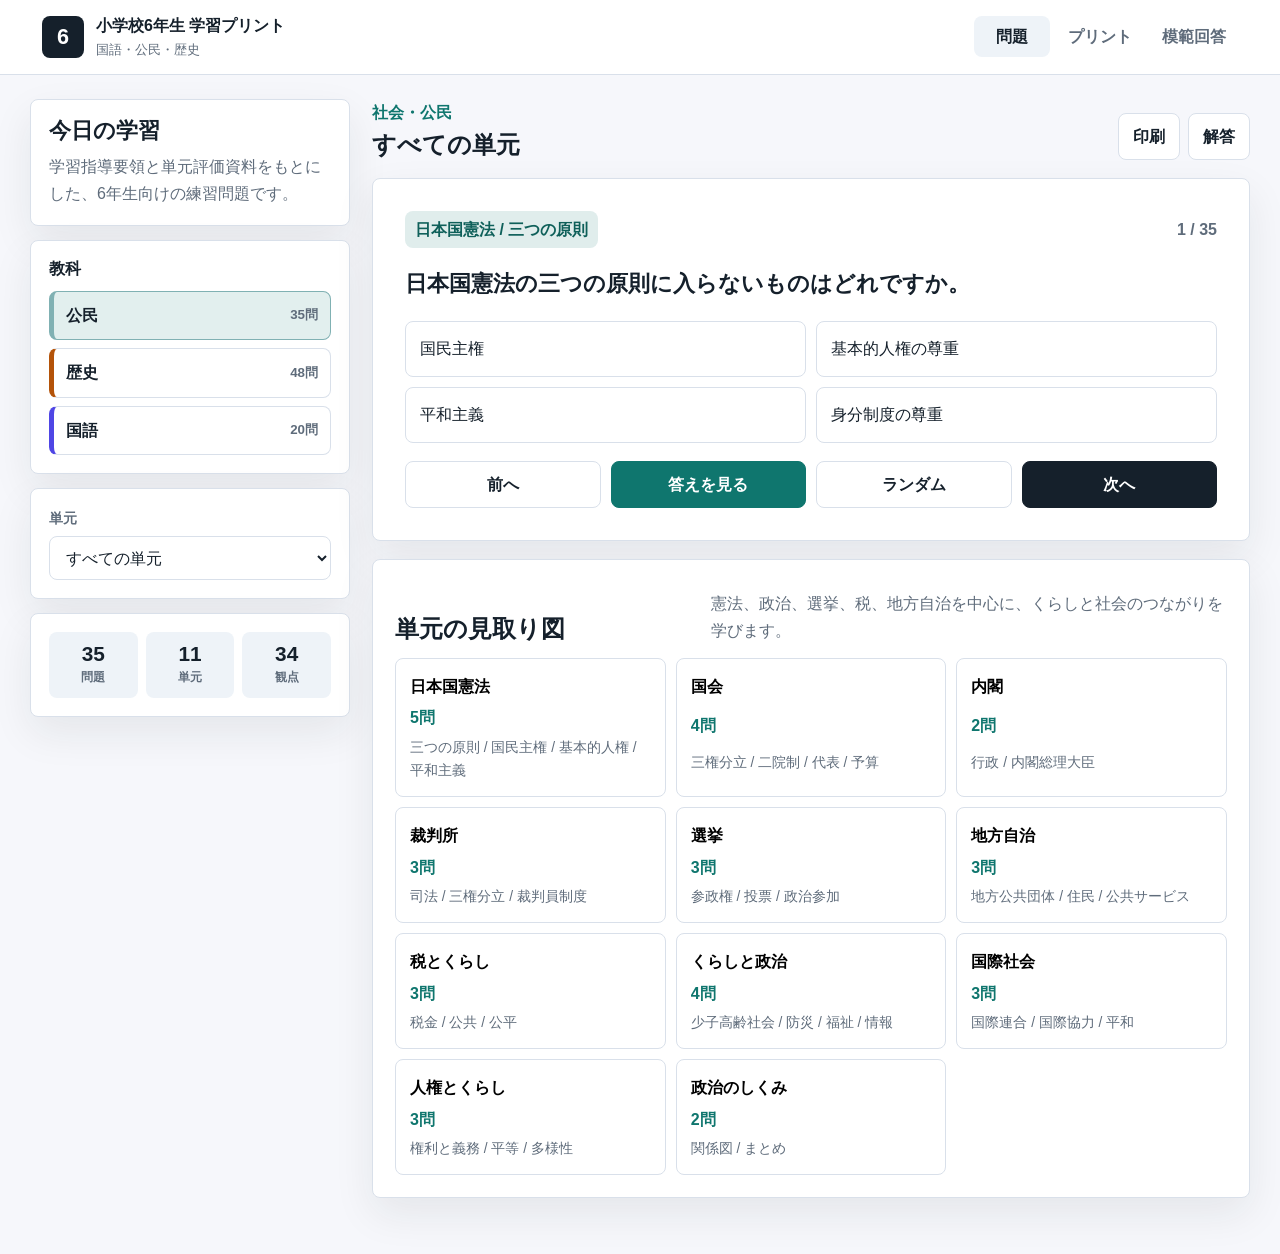
<file: index.html>
<!doctype html>
<html lang="ja">
  <head>
    <meta charset="utf-8">
    <meta name="viewport" content="width=device-width, initial-scale=1">
    <title>小学校6年生 学習プリント</title>
    <link rel="stylesheet" href="styles.css">
  </head>
  <body>
    <header class="site-header">
      <a class="brand" href="index.html" aria-label="小学校6年生 学習プリント">
        <span class="brand-mark" aria-hidden="true">6</span>
        <span>
          <span class="brand-title">小学校6年生 学習プリント</span>
          <span class="brand-subtitle">国語・公民・歴史</span>
        </span>
      </a>
      <nav class="top-nav" aria-label="ページ">
        <a href="index.html" aria-current="page">問題</a>
        <a href="print.html">プリント</a>
        <a href="answers.html">模範回答</a>
      </nav>
    </header>

    <main class="layout">
      <aside class="sidebar" aria-label="学習メニュー">
        <div class="sidebar-block">
          <h1>今日の学習</h1>
          <p id="siteSummary">学習指導要領と単元評価資料をもとにした、6年生向けの練習問題です。</p>
        </div>

        <div class="sidebar-block">
          <h2>教科</h2>
          <div class="subject-tabs" id="subjectTabs"></div>
        </div>

        <div class="sidebar-block">
          <label class="field-label" for="unitSelect">単元</label>
          <select id="unitSelect" class="select"></select>
        </div>

        <div class="sidebar-block stat-grid" id="subjectStats"></div>
      </aside>

      <section class="study-area" aria-label="問題">
        <div class="study-toolbar">
          <div>
            <p class="eyebrow" id="currentSubjectLabel">社会・公民</p>
            <h2 id="currentUnitTitle">日本国憲法</h2>
          </div>
          <div class="toolbar-actions">
            <a class="icon-link" id="printLink" href="print.html">印刷</a>
            <a class="icon-link" id="answersLink" href="answers.html">解答</a>
          </div>
        </div>

        <article class="question-panel">
          <div class="question-topline">
            <span class="pill" id="questionCategory">三つの原則</span>
            <span class="progress" id="questionProgress">1 / 1</span>
          </div>

          <p class="question-text" id="questionText"></p>
          <div class="choice-list" id="choiceList"></div>
          <div class="write-box" id="writeBox" hidden>
            <label for="studentAnswer">自分の答え</label>
            <textarea id="studentAnswer" rows="4"></textarea>
          </div>

          <div class="answer-box" id="answerBox" hidden>
            <p class="answer-label">模範回答</p>
            <p class="answer-text" id="answerText"></p>
            <p class="explanation" id="answerExplanation"></p>
          </div>

          <div class="question-controls" aria-label="問題操作">
            <button type="button" class="control-button ghost" id="prevQuestion">前へ</button>
            <button type="button" class="control-button primary" id="toggleAnswer">答えを見る</button>
            <button type="button" class="control-button ghost" id="randomQuestion">ランダム</button>
            <button type="button" class="control-button solid" id="nextQuestion">次へ</button>
          </div>
        </article>

        <section class="learning-map" aria-label="学習の見取り図">
          <div class="map-heading">
            <h2>単元の見取り図</h2>
            <p id="mapSummary"></p>
          </div>
          <div class="map-grid" id="unitMap"></div>
        </section>
      </section>
    </main>

    <script src="data-chunk-01.js"></script>
    <script src="data-chunk-02.js"></script>
    <script src="data-chunk-03.js"></script>
    <script src="data-chunk-04.js"></script>
    <script src="data-chunk-05.js"></script>
    <script src="data-chunk-06.js"></script>
    <script src="data-chunk-07.js"></script>
    <script src="data-chunk-08.js"></script>
    <script src="data-chunk-09.js"></script>
    <script src="data-chunk-10.js"></script>
    <script src="data-chunk-11.js"></script>
    <script src="data-chunk-12.js"></script>
    <script src="data-chunk-13.js"></script>
    <script src="data-chunk-14.js"></script>
    <script src="data-chunk-15.js"></script>
    <script src="data.js"></script>
    <script src="script.js"></script>
  </body>
</html>
</file>
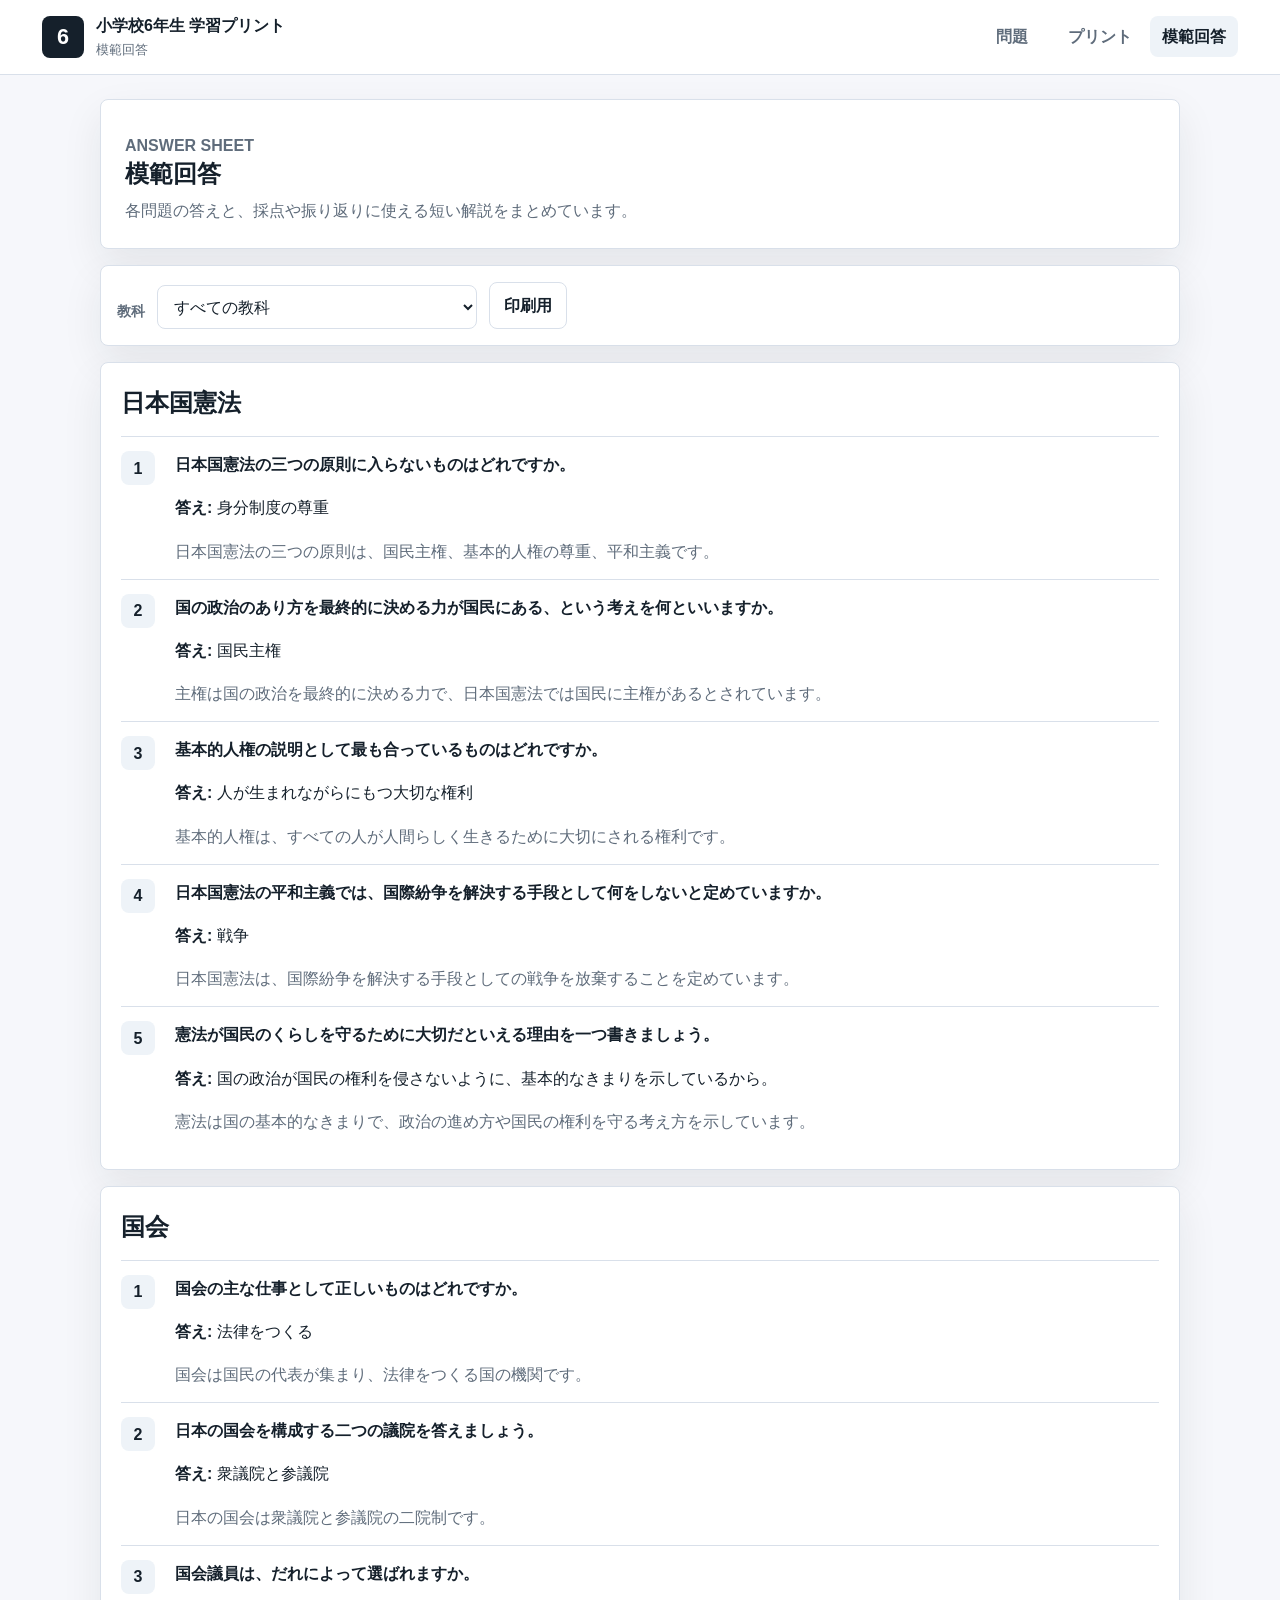
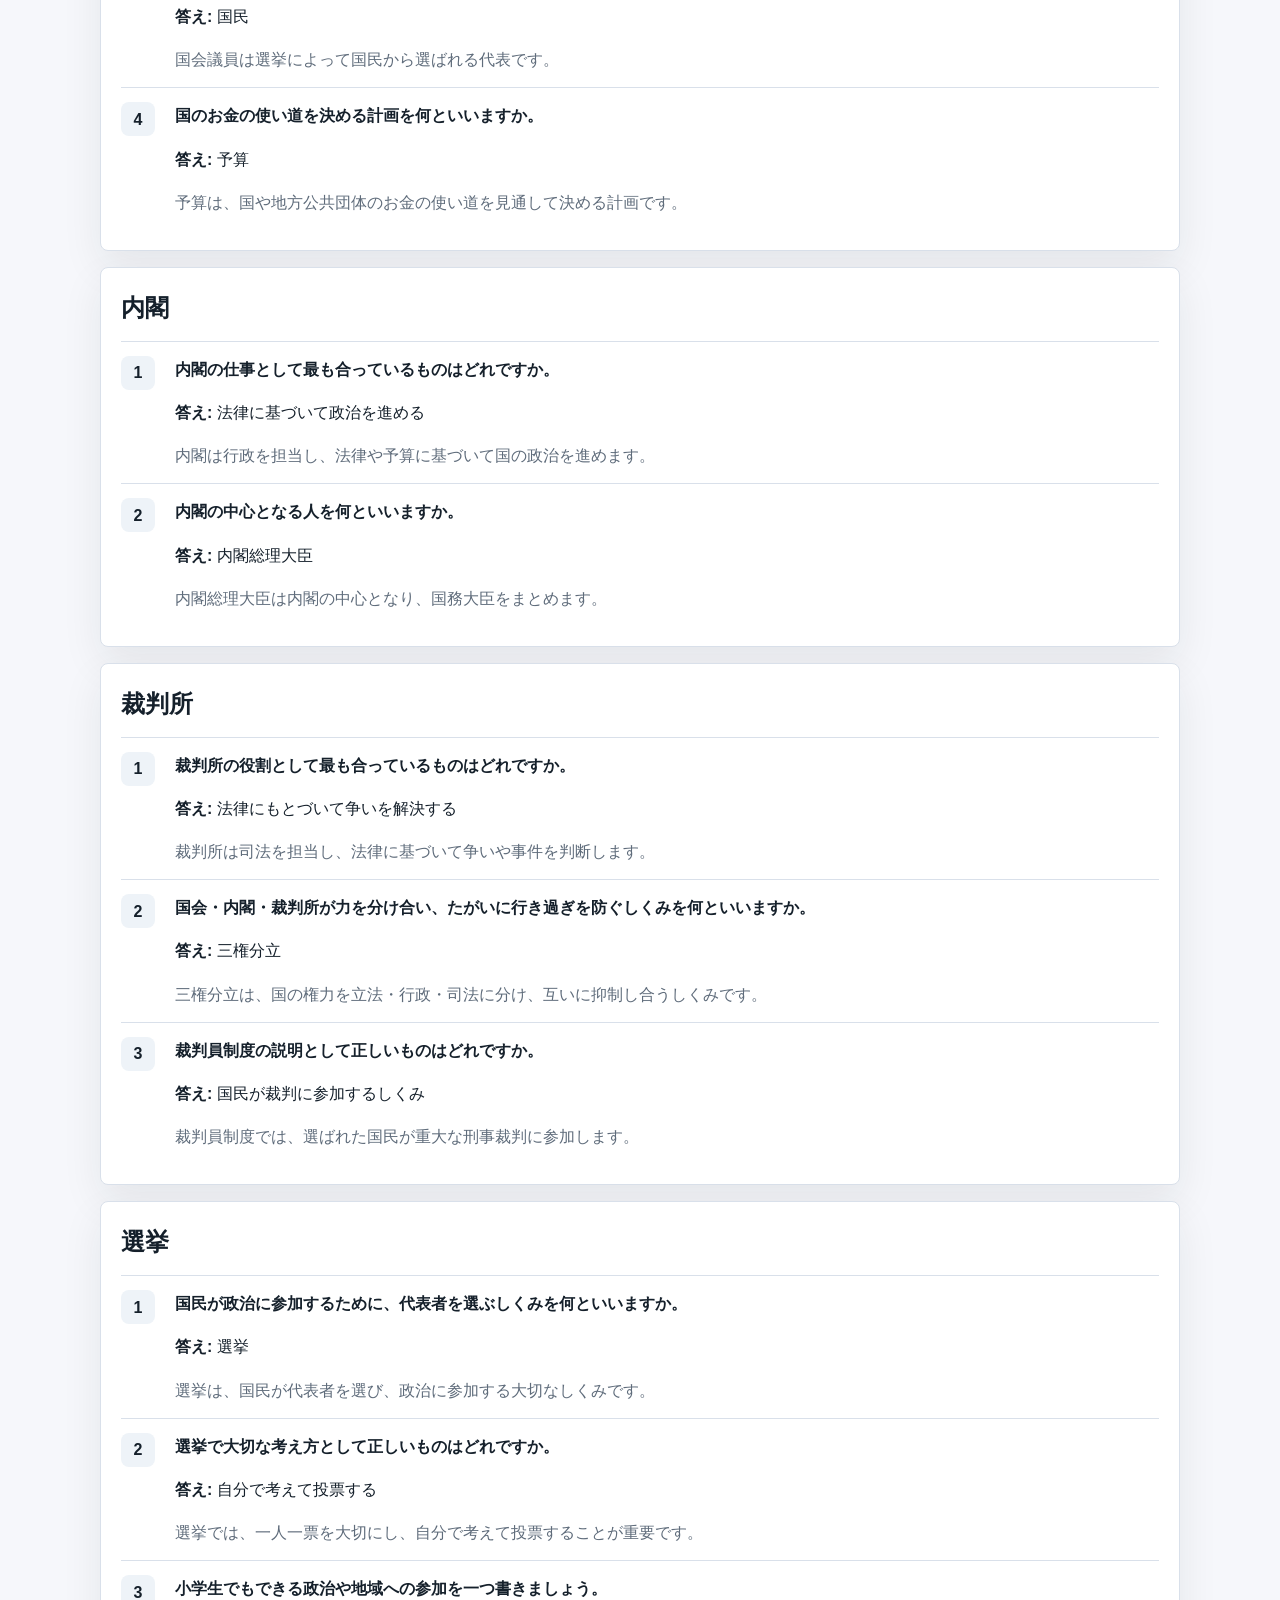
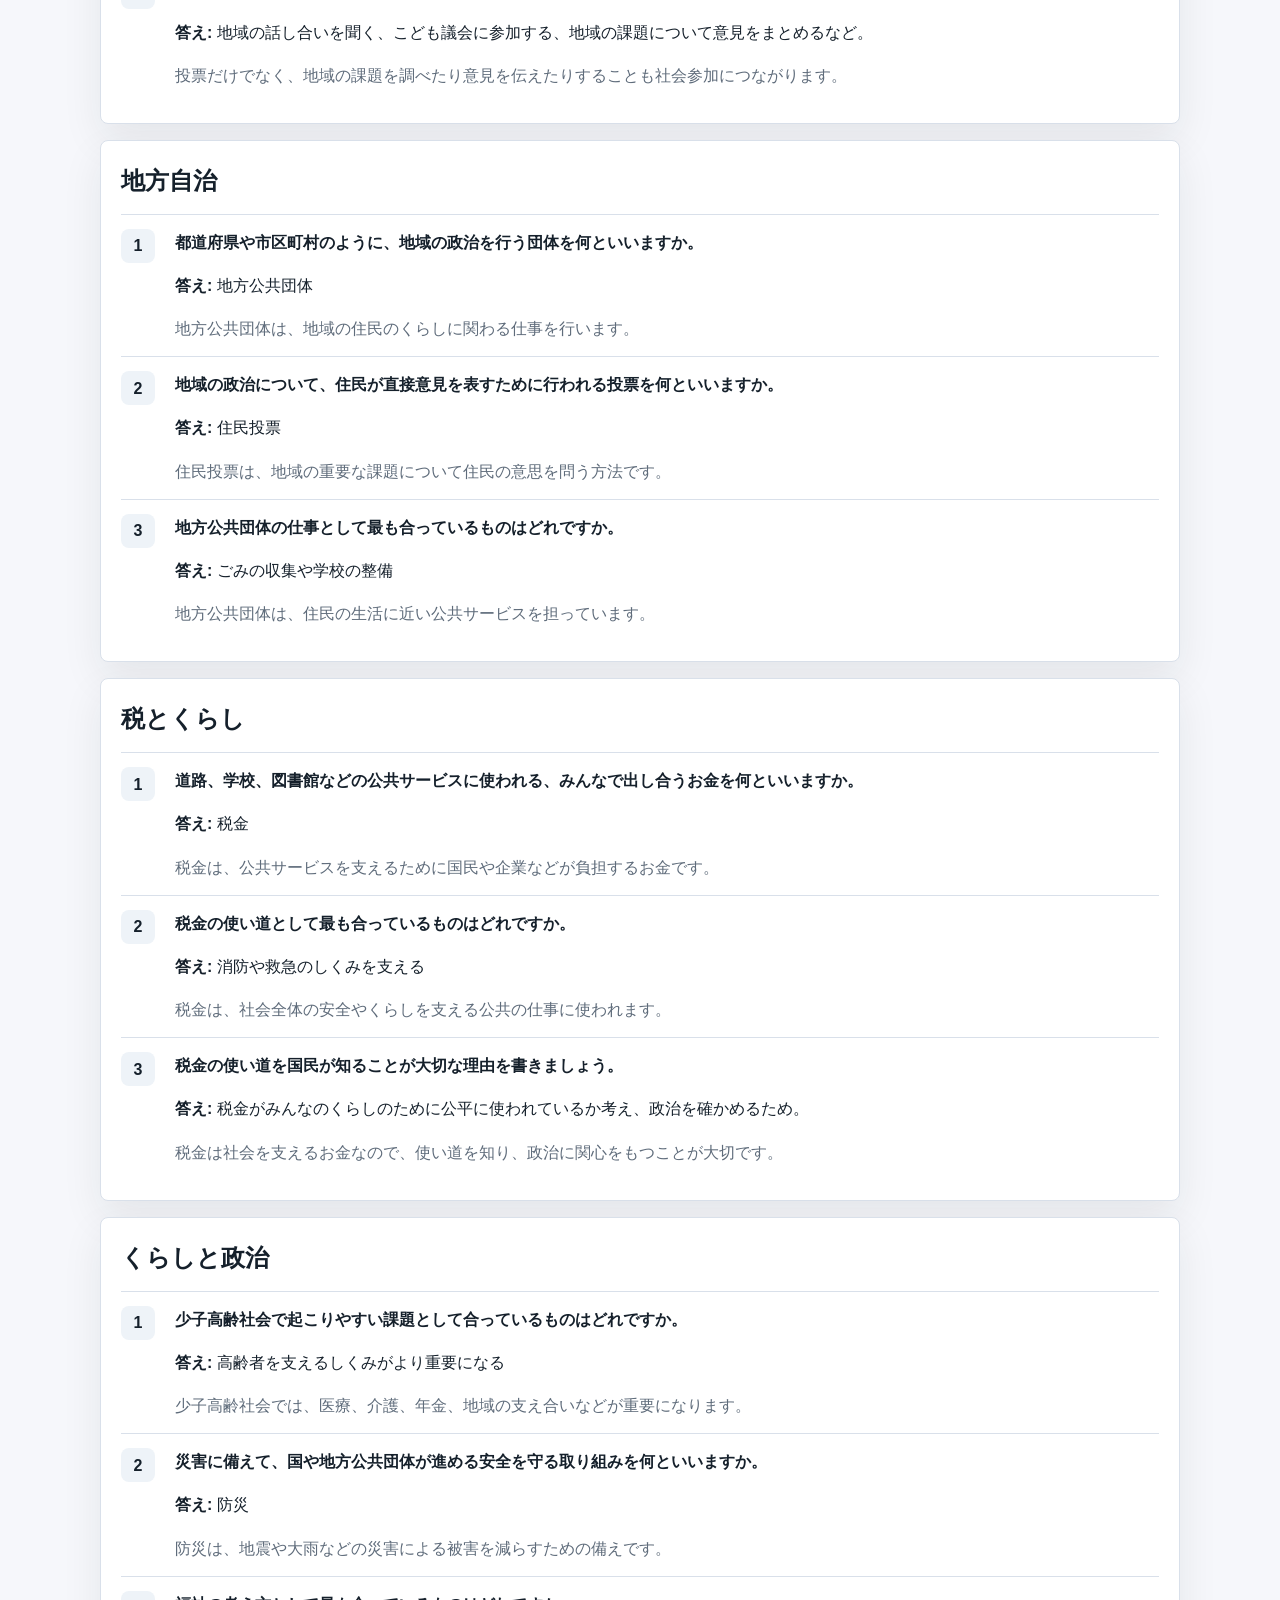
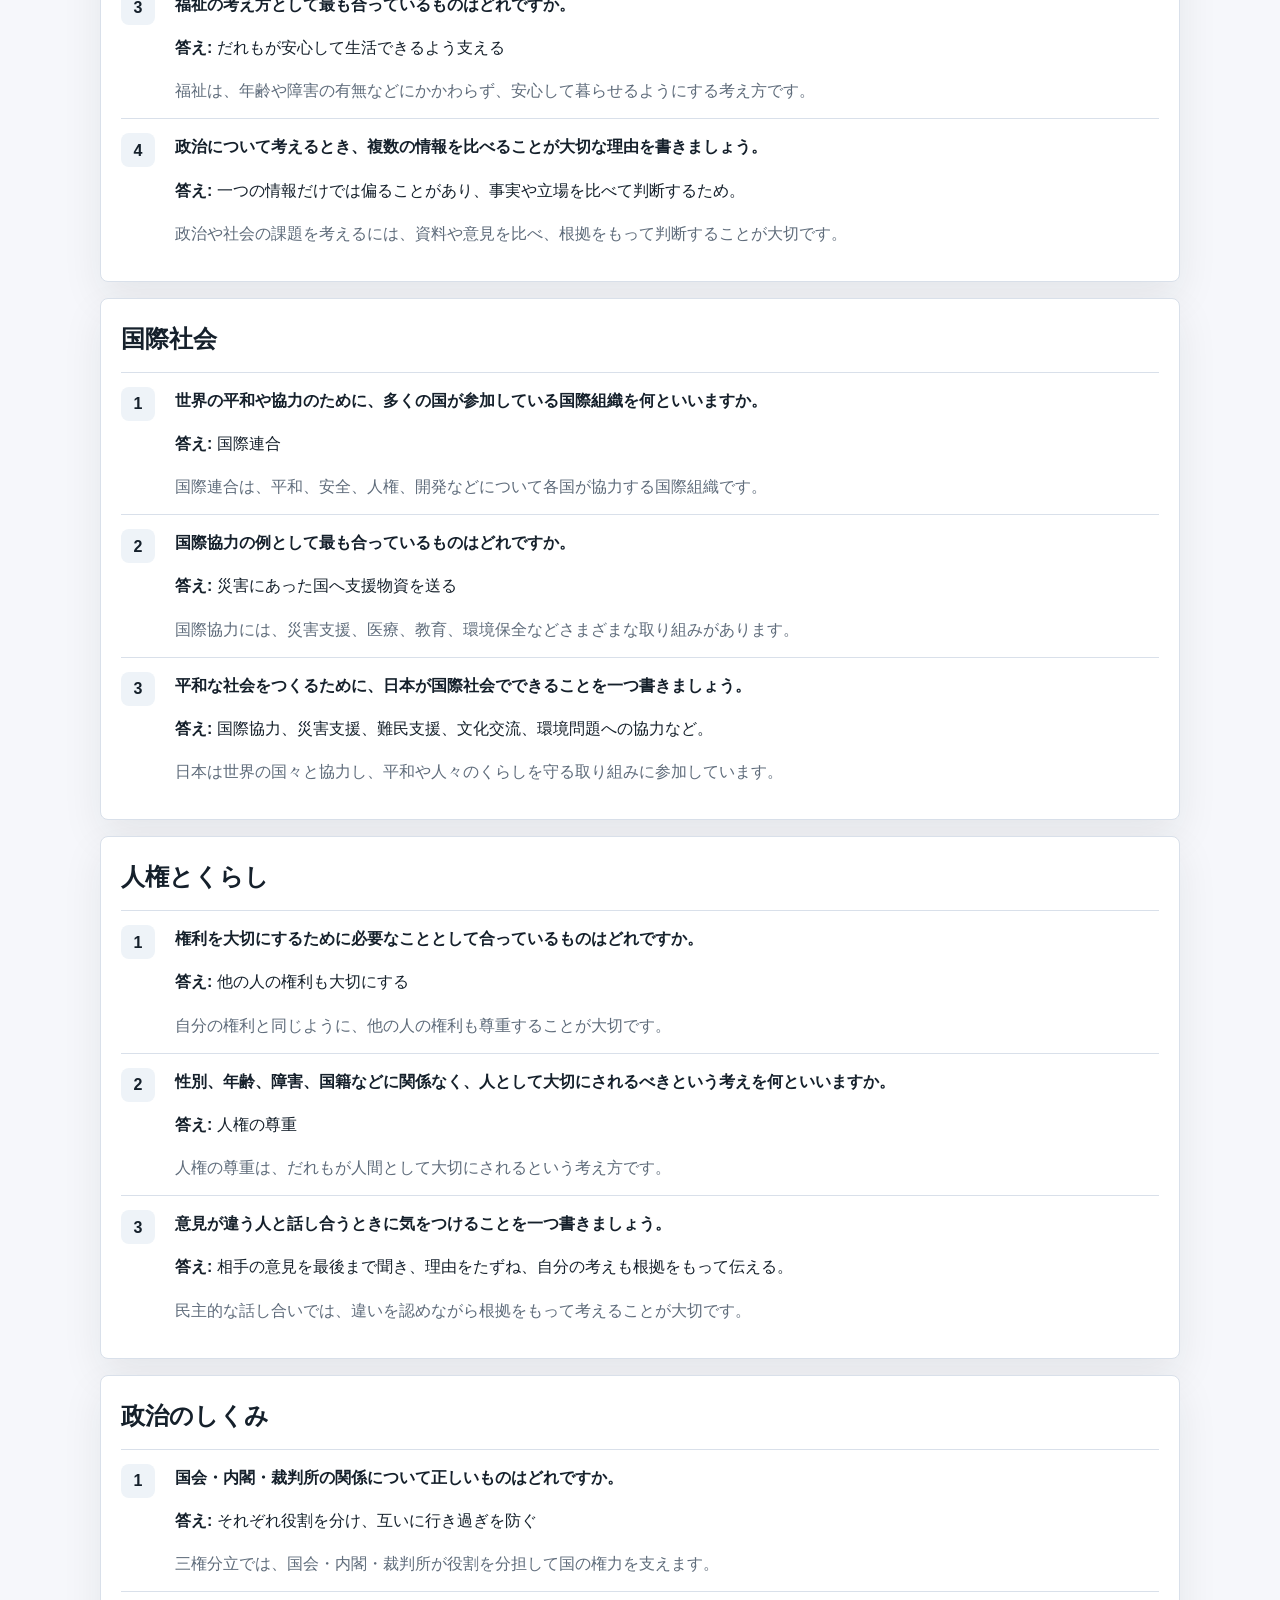
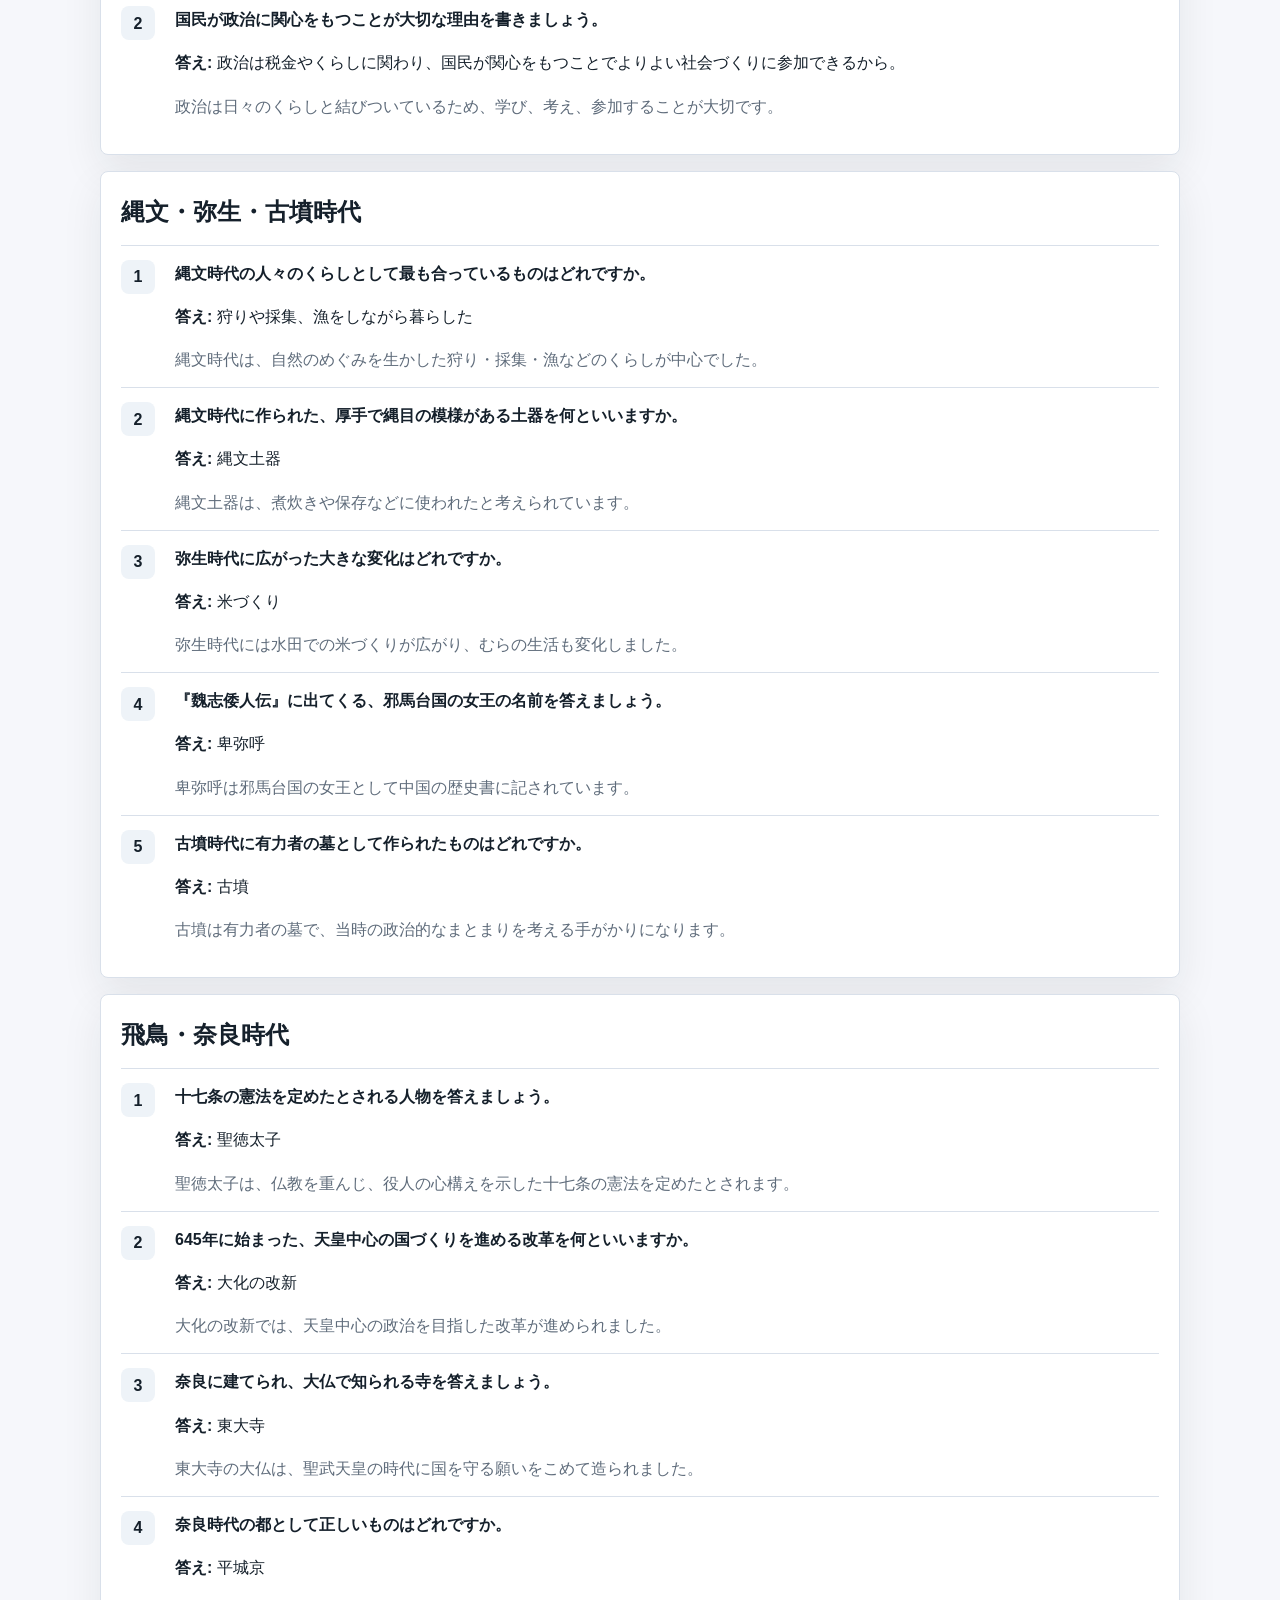
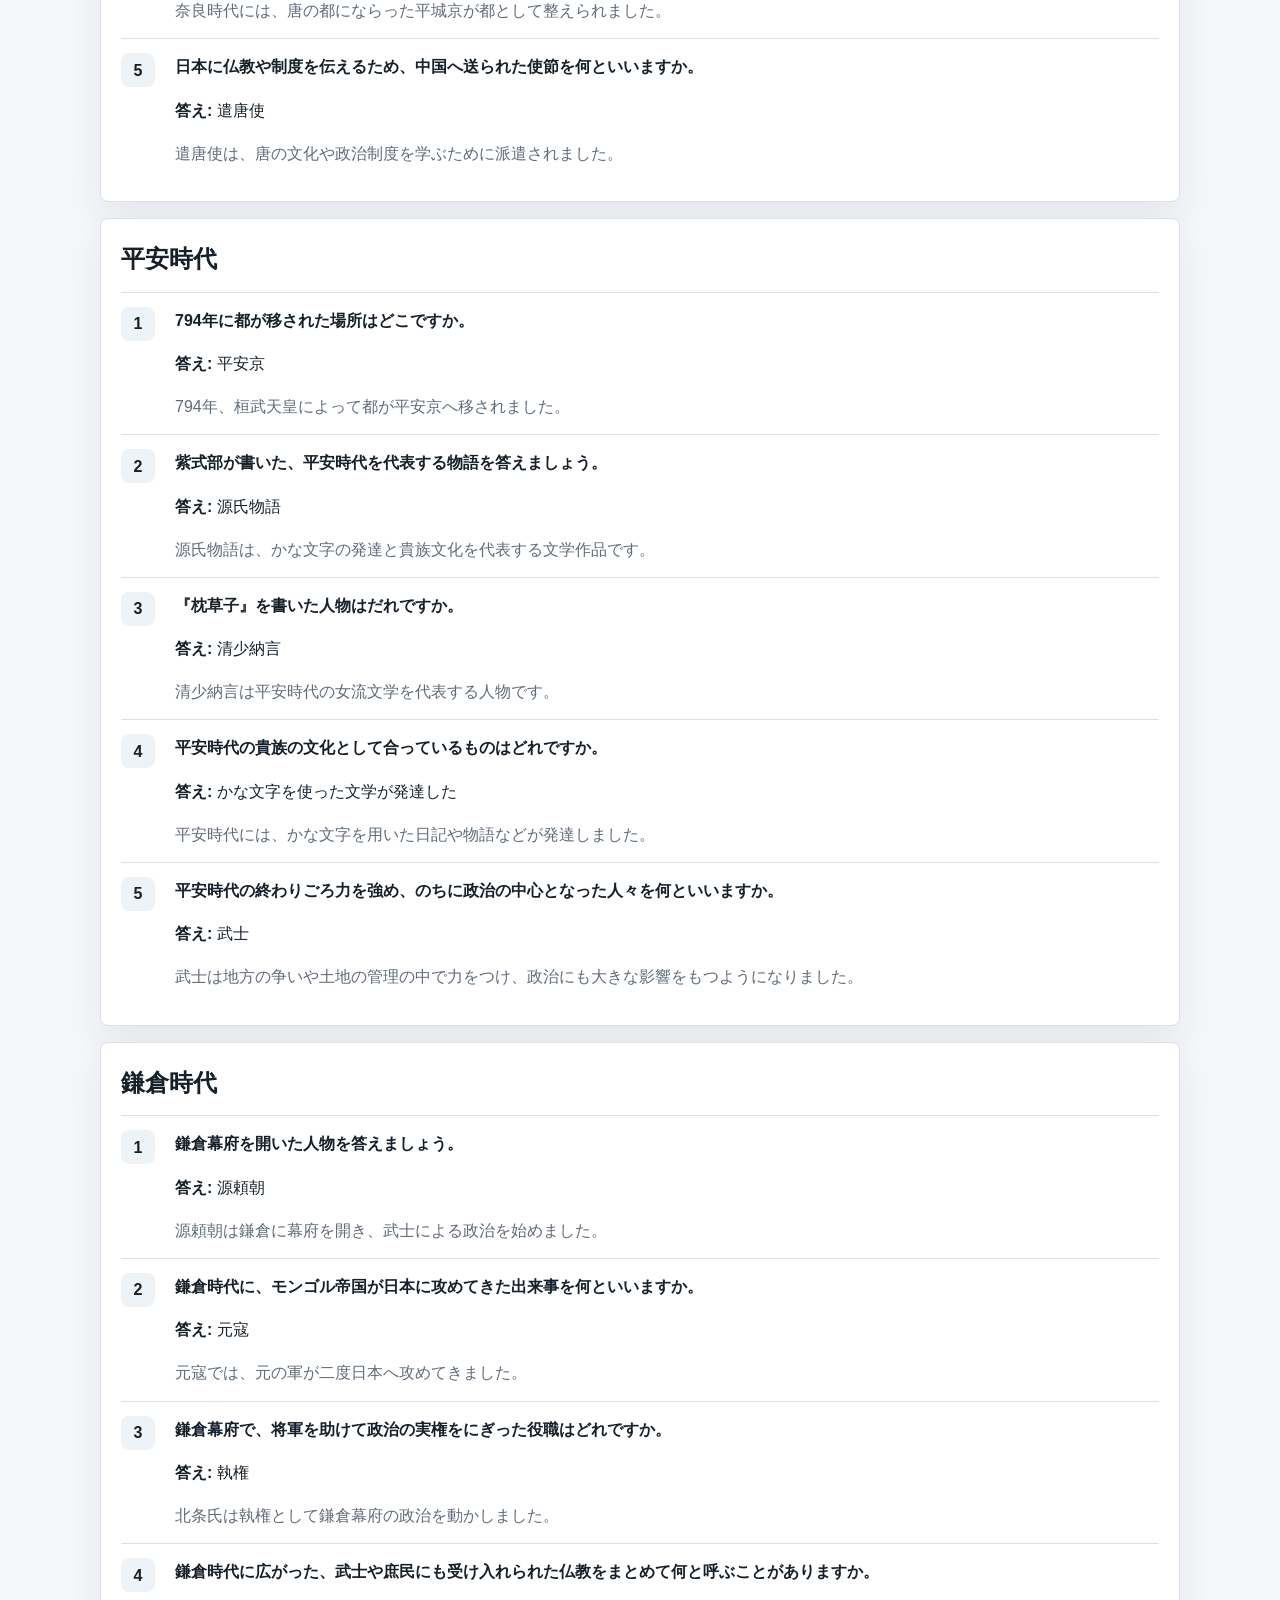
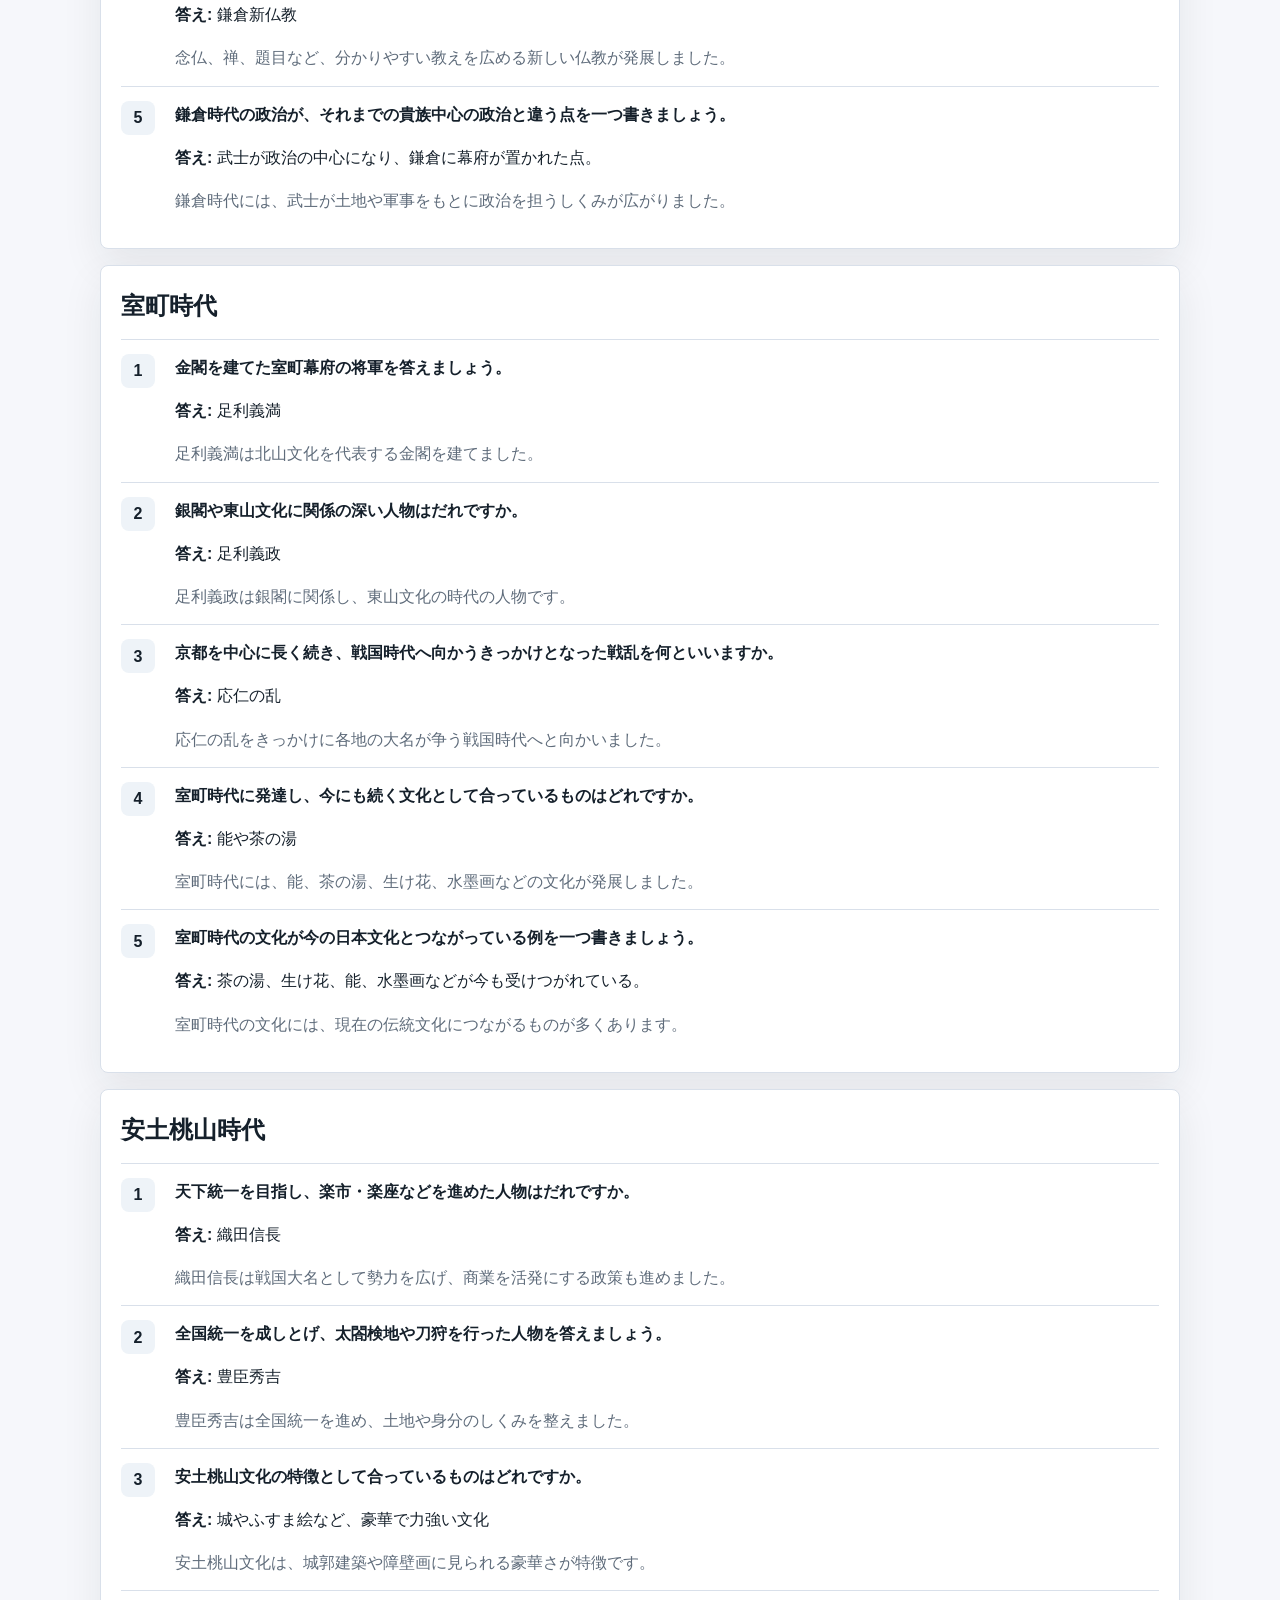
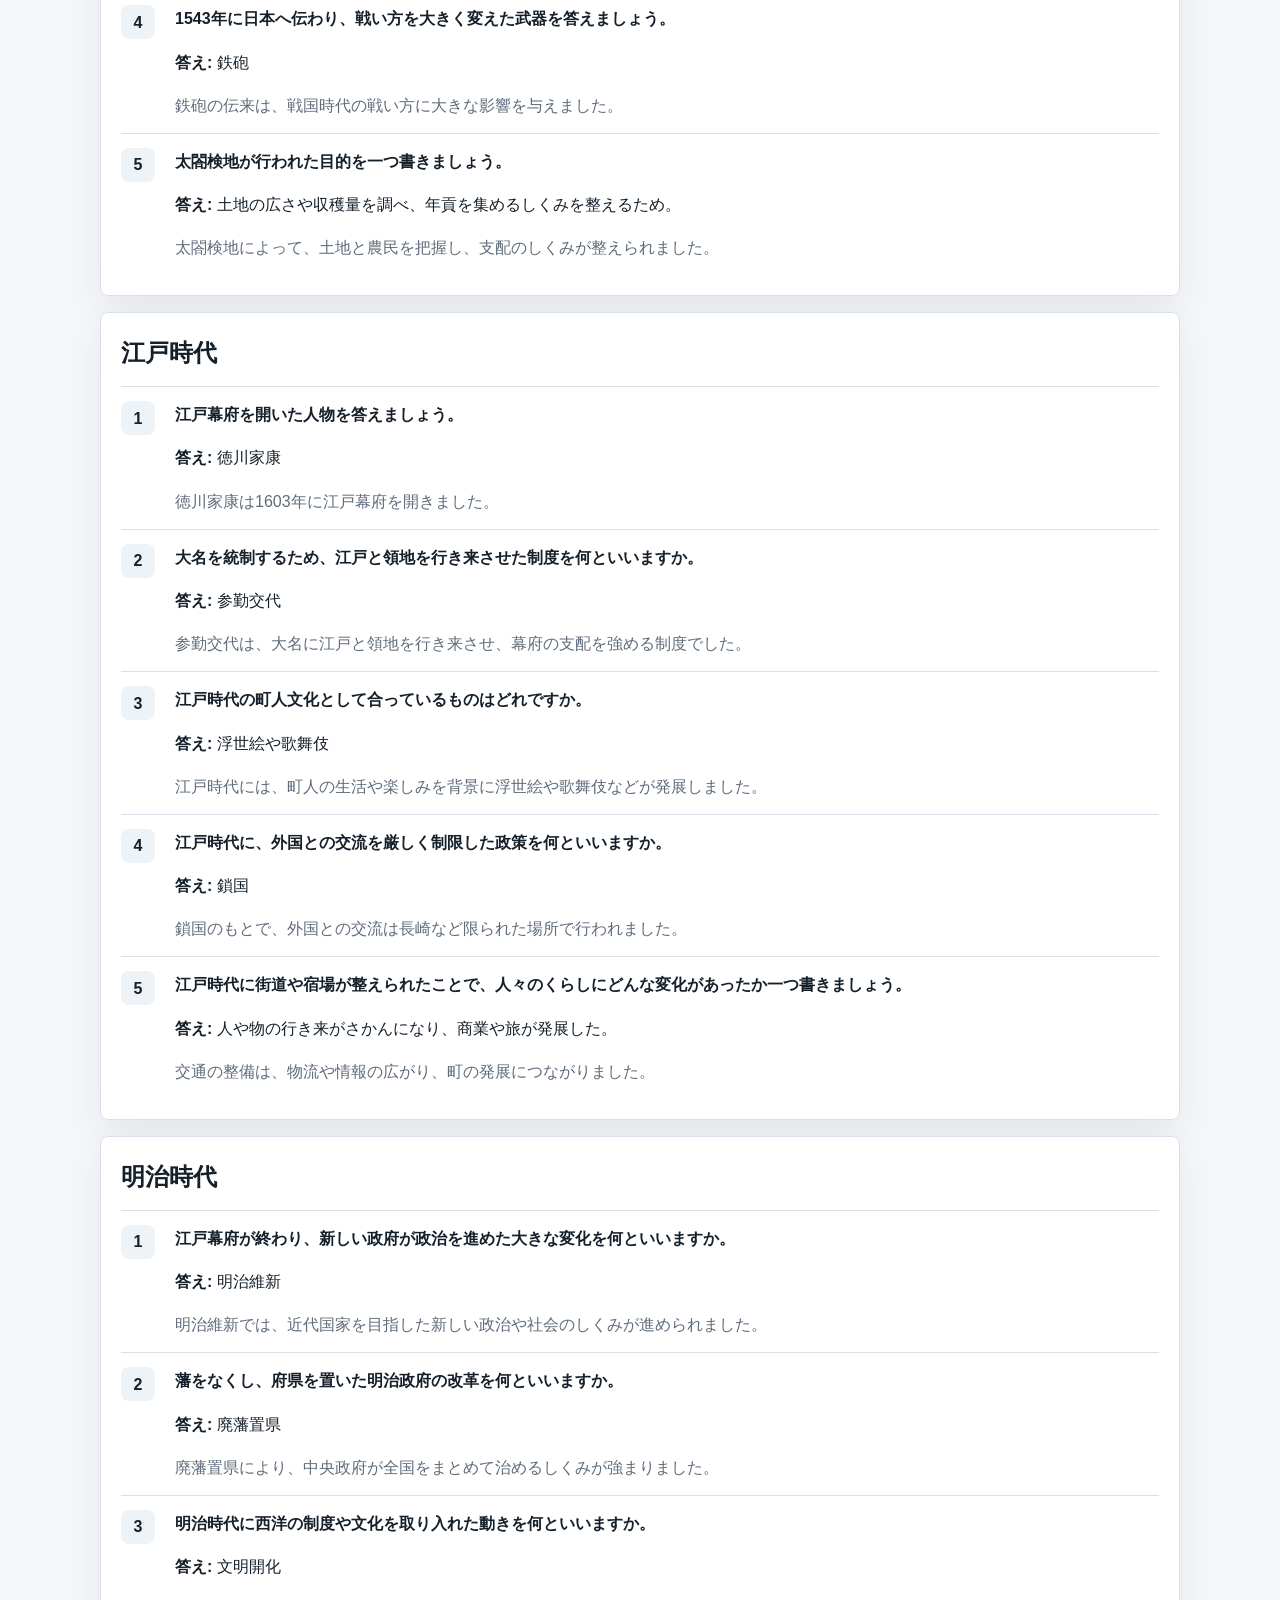
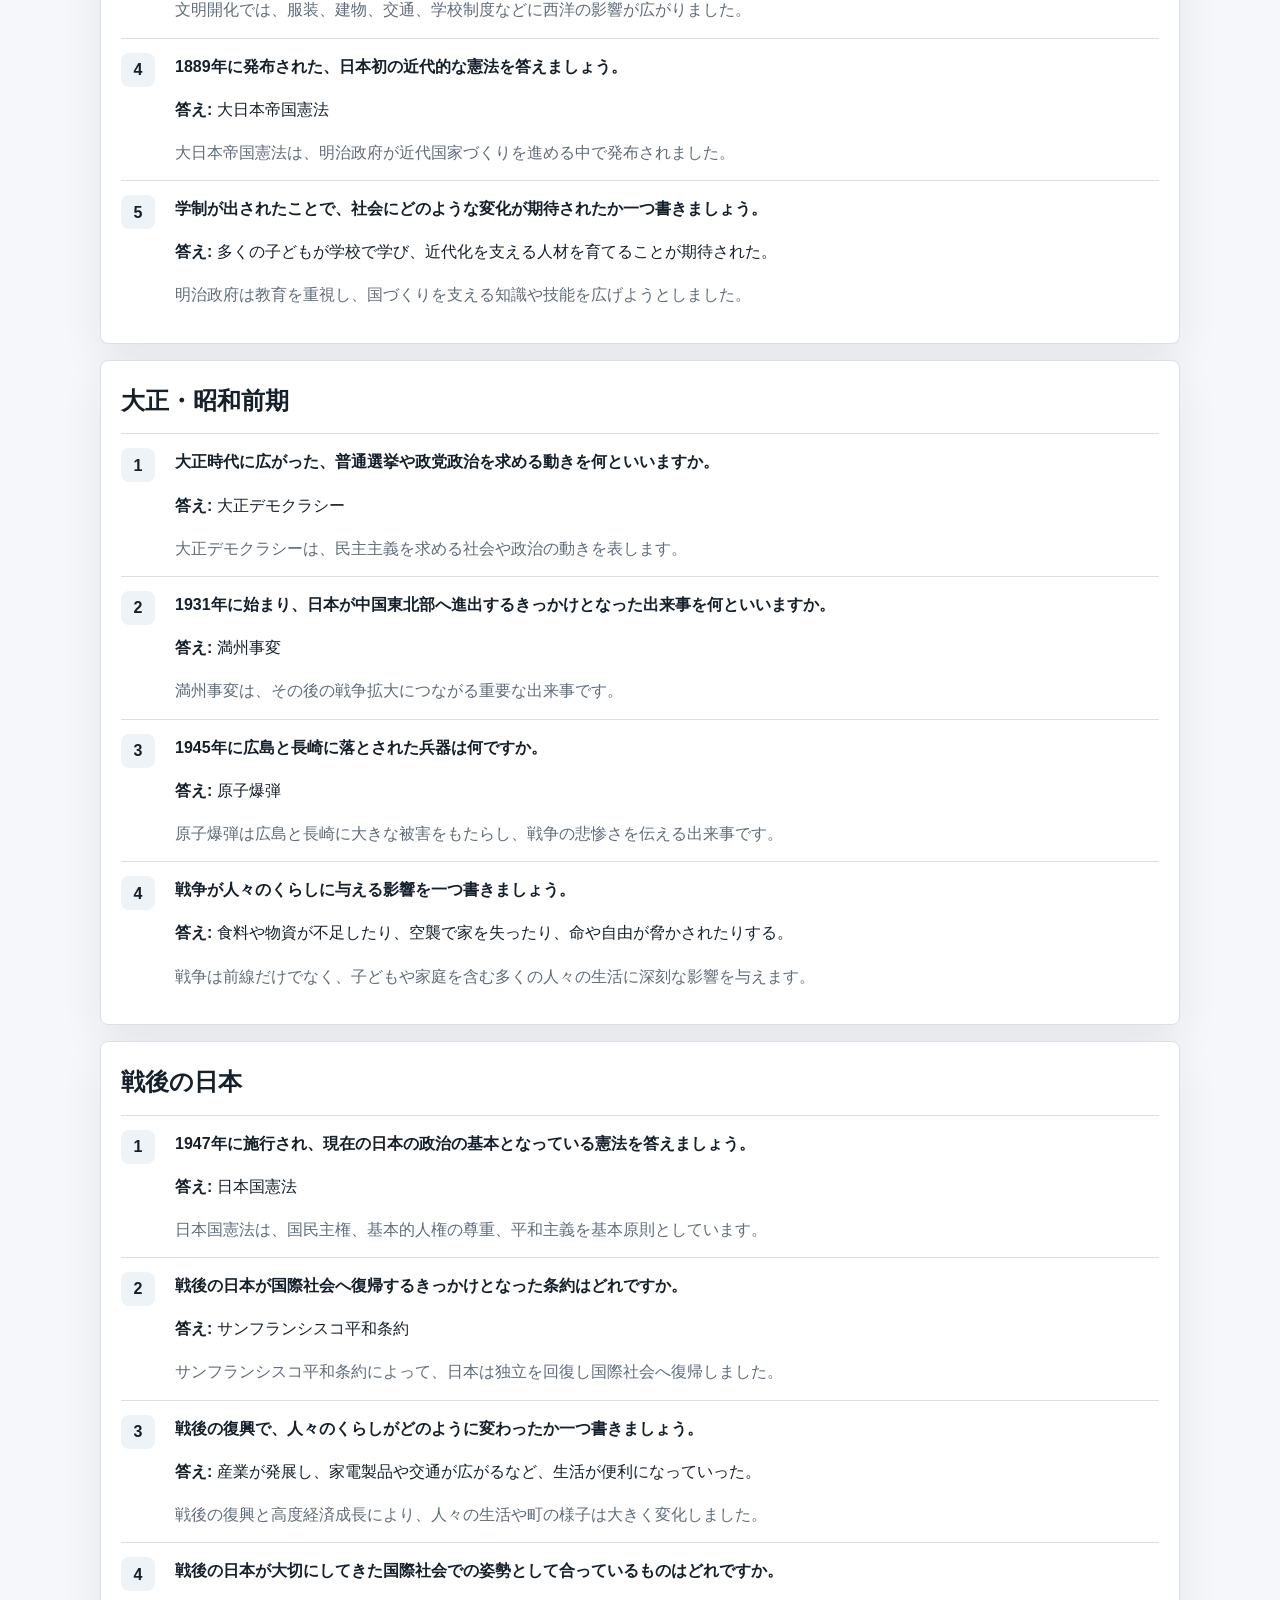
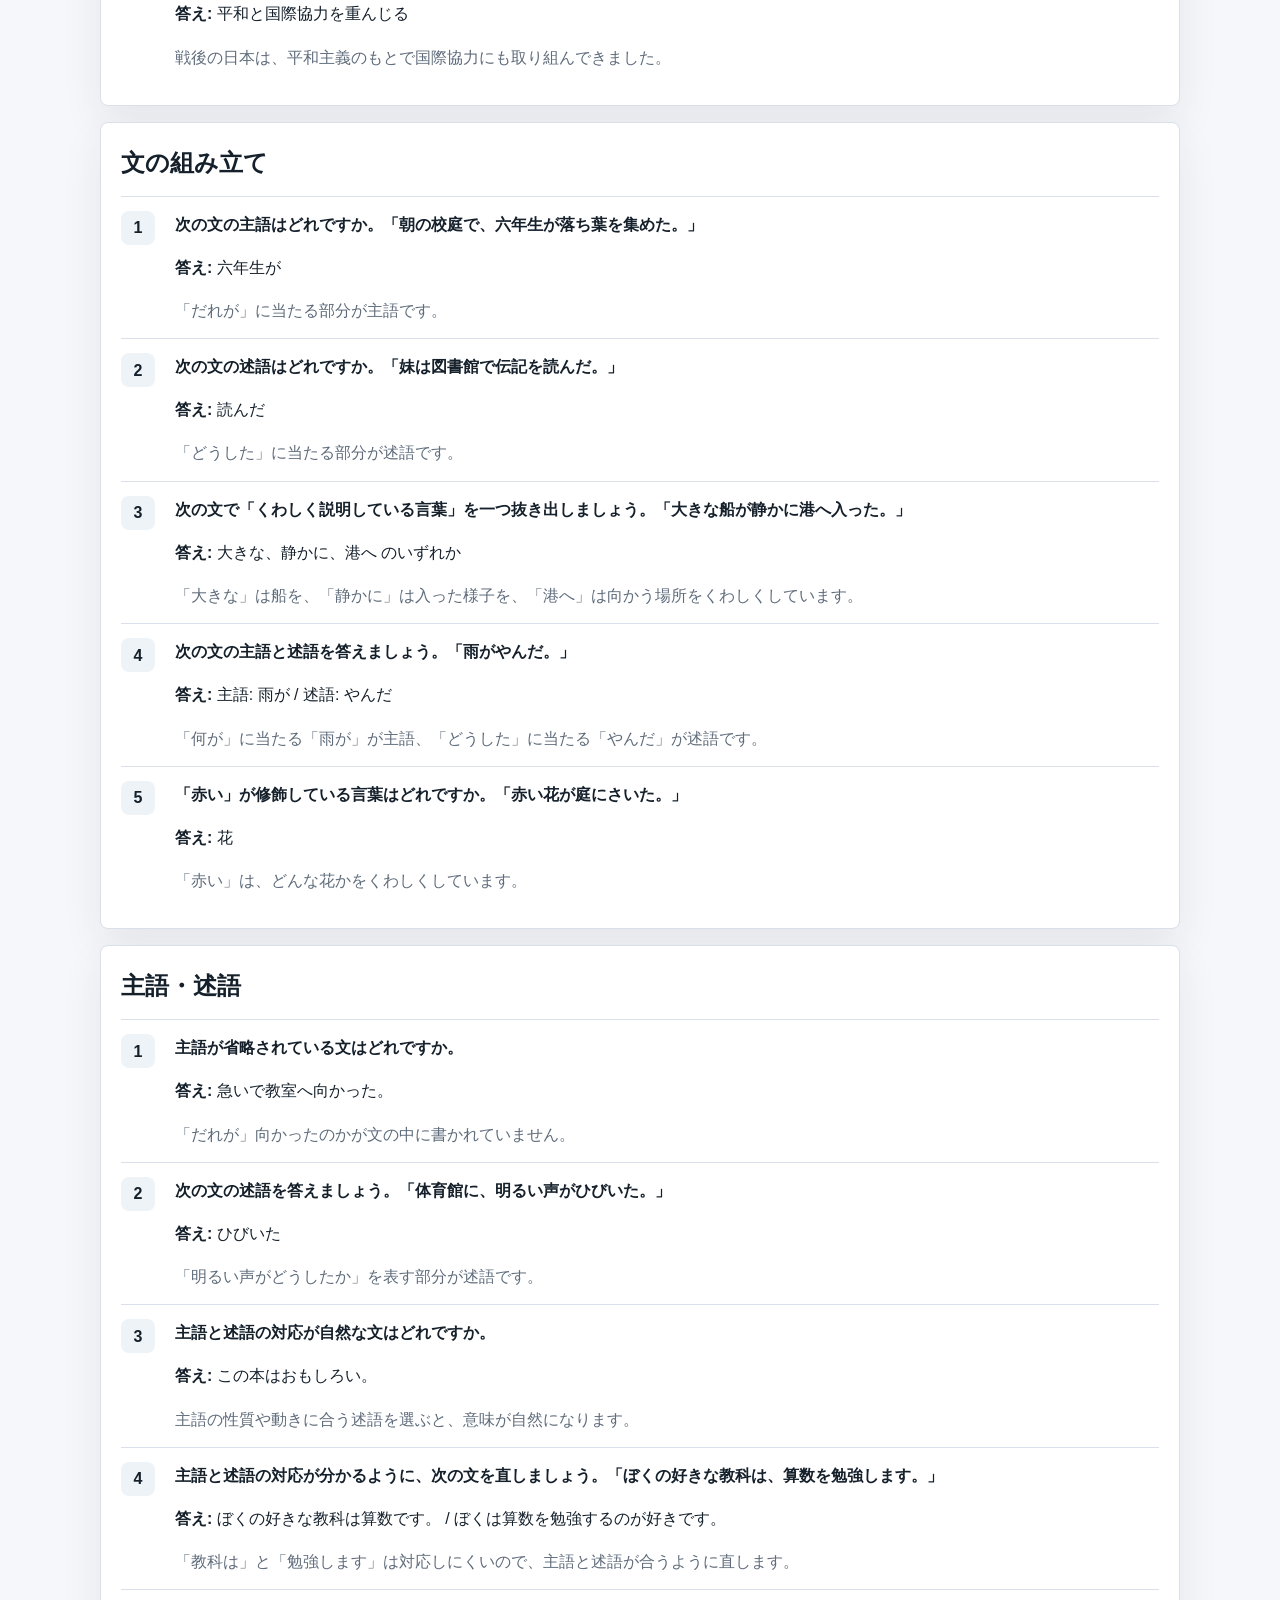
<file: answers.html>
<!doctype html>
<html lang="ja">
  <head>
    <meta charset="utf-8">
    <meta name="viewport" content="width=device-width, initial-scale=1">
    <title>模範回答 | 小学校6年生 学習プリント</title>
    <link rel="stylesheet" href="styles.css">
  </head>
  <body>
    <header class="site-header">
      <a class="brand" href="index.html" aria-label="小学校6年生 学習プリント">
        <span class="brand-mark" aria-hidden="true">6</span>
        <span>
          <span class="brand-title">小学校6年生 学習プリント</span>
          <span class="brand-subtitle">模範回答</span>
        </span>
      </a>
      <nav class="top-nav" aria-label="ページ">
        <a href="index.html">問題</a>
        <a href="print.html">プリント</a>
        <a href="answers.html" aria-current="page">模範回答</a>
      </nav>
    </header>

    <main class="page-shell">
      <section class="page-heading">
        <p class="eyebrow">Answer Sheet</p>
        <h1>模範回答</h1>
        <p>各問題の答えと、採点や振り返りに使える短い解説をまとめています。</p>
      </section>

      <section class="filter-bar" aria-label="表示する教科">
        <label class="field-label" for="answerSubject">教科</label>
        <select id="answerSubject" class="select"></select>
        <a class="control-button ghost as-link" id="answerPrintLink" href="print.html?mode=answers">印刷用</a>
      </section>

      <section class="answer-list" id="answerList" aria-label="模範回答一覧"></section>
    </main>

    <script src="data-chunk-01.js"></script>
    <script src="data-chunk-02.js"></script>
    <script src="data-chunk-03.js"></script>
    <script src="data-chunk-04.js"></script>
    <script src="data-chunk-05.js"></script>
    <script src="data-chunk-06.js"></script>
    <script src="data-chunk-07.js"></script>
    <script src="data-chunk-08.js"></script>
    <script src="data-chunk-09.js"></script>
    <script src="data-chunk-10.js"></script>
    <script src="data-chunk-11.js"></script>
    <script src="data-chunk-12.js"></script>
    <script src="data-chunk-13.js"></script>
    <script src="data-chunk-14.js"></script>
    <script src="data-chunk-15.js"></script>
    <script src="data.js"></script>
    <script src="print.js"></script>
  </body>
</html>
</file>
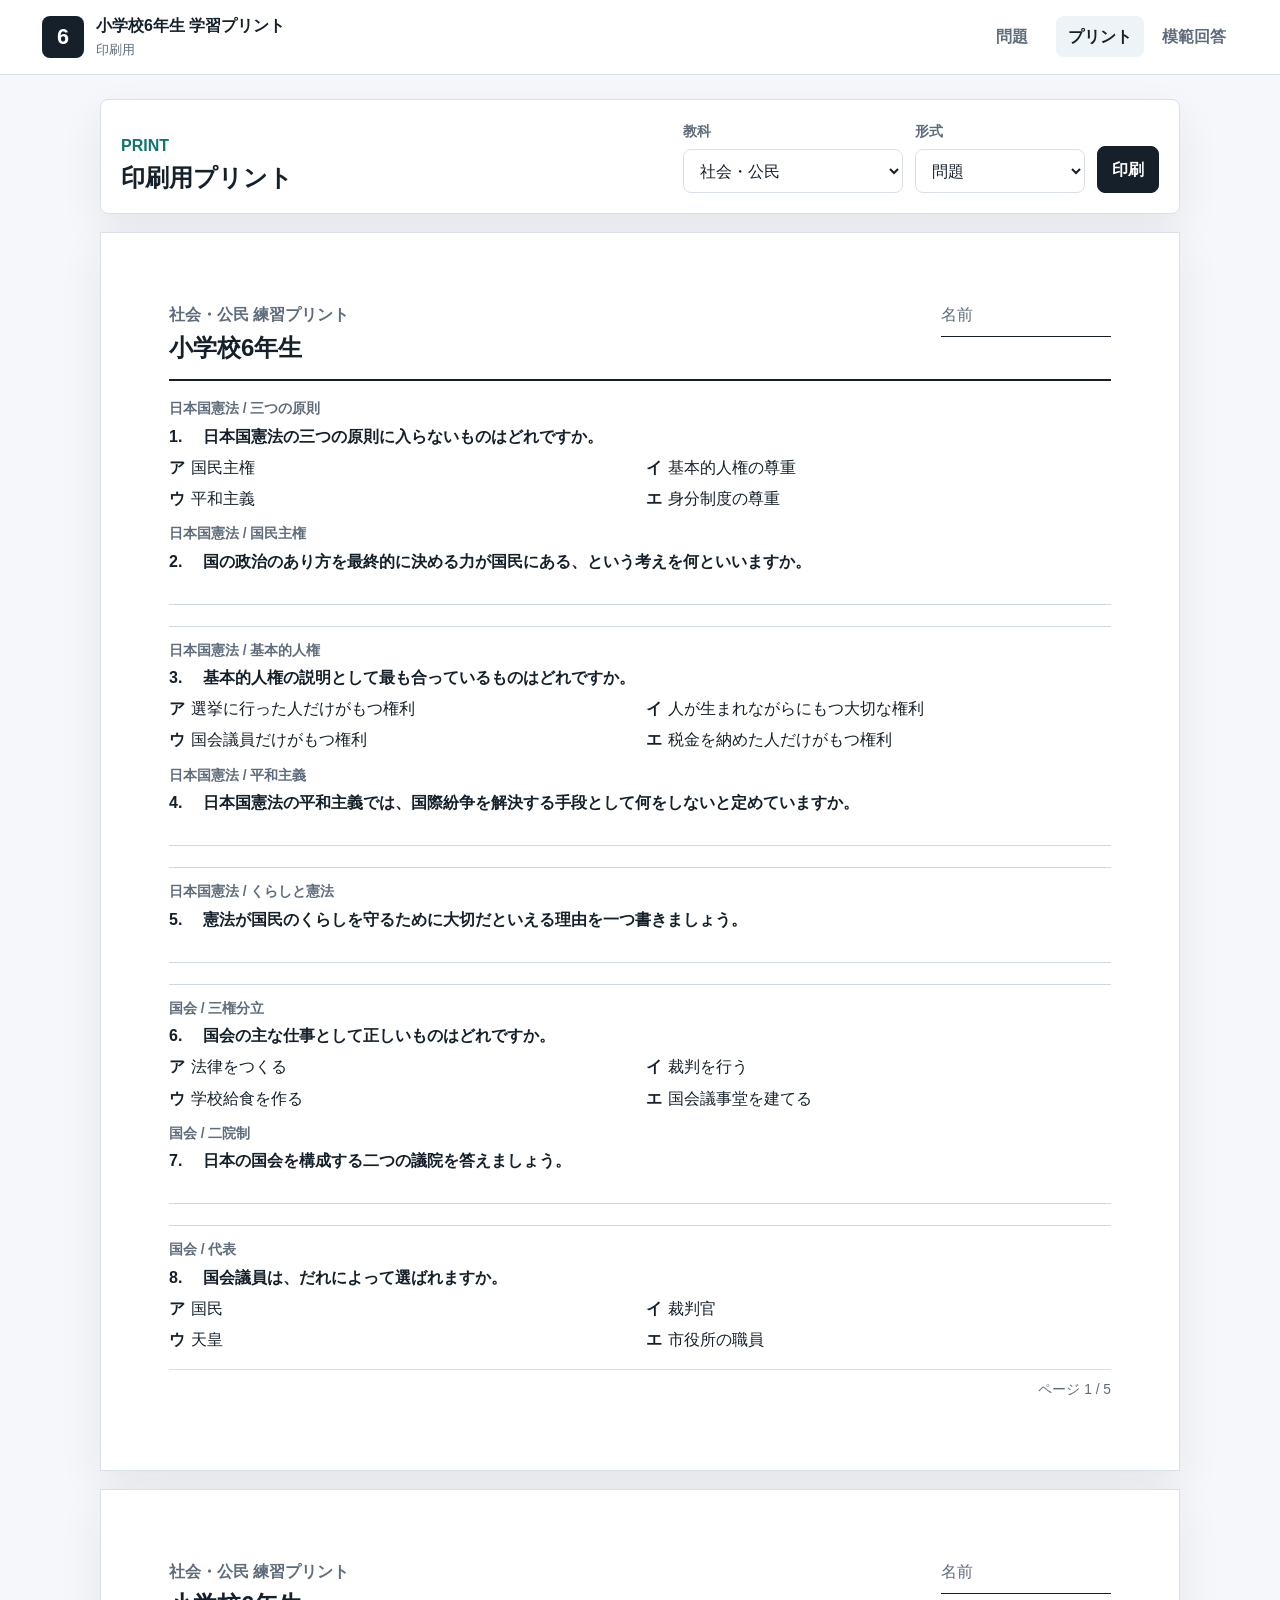
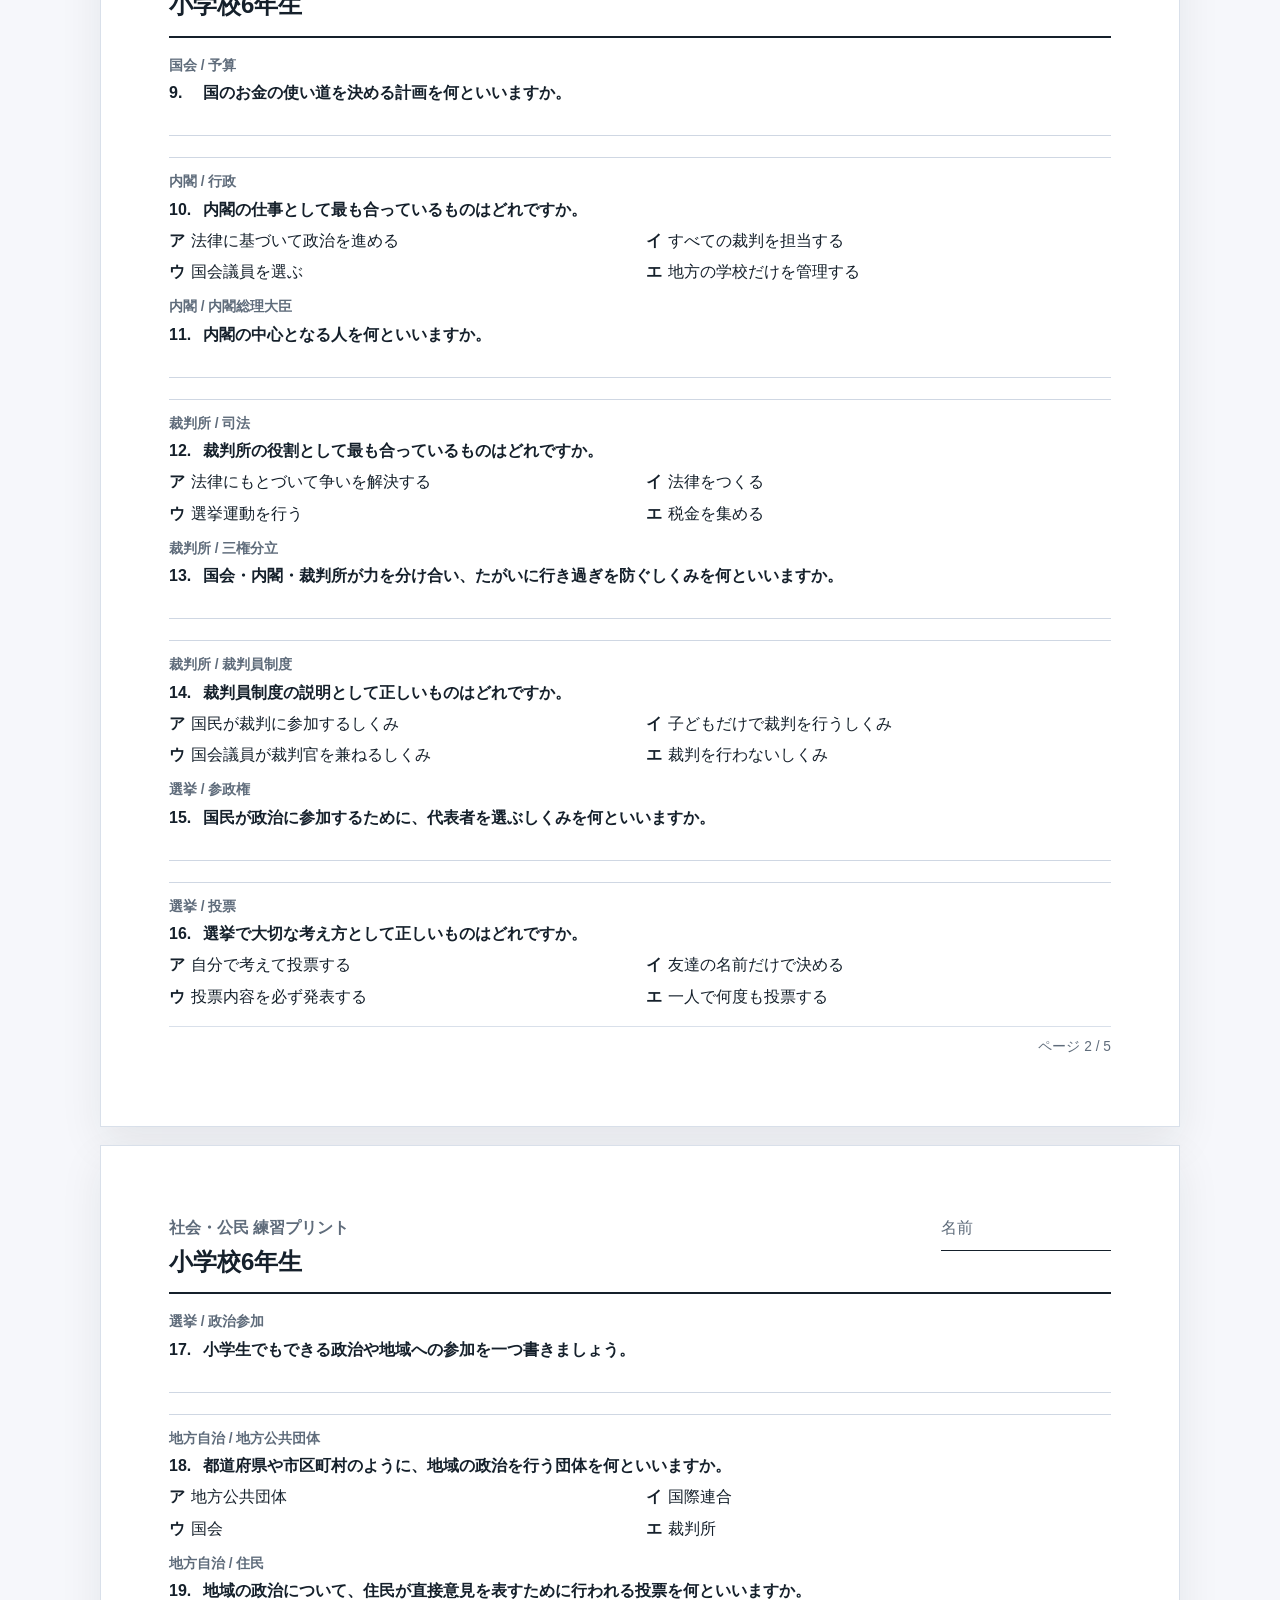
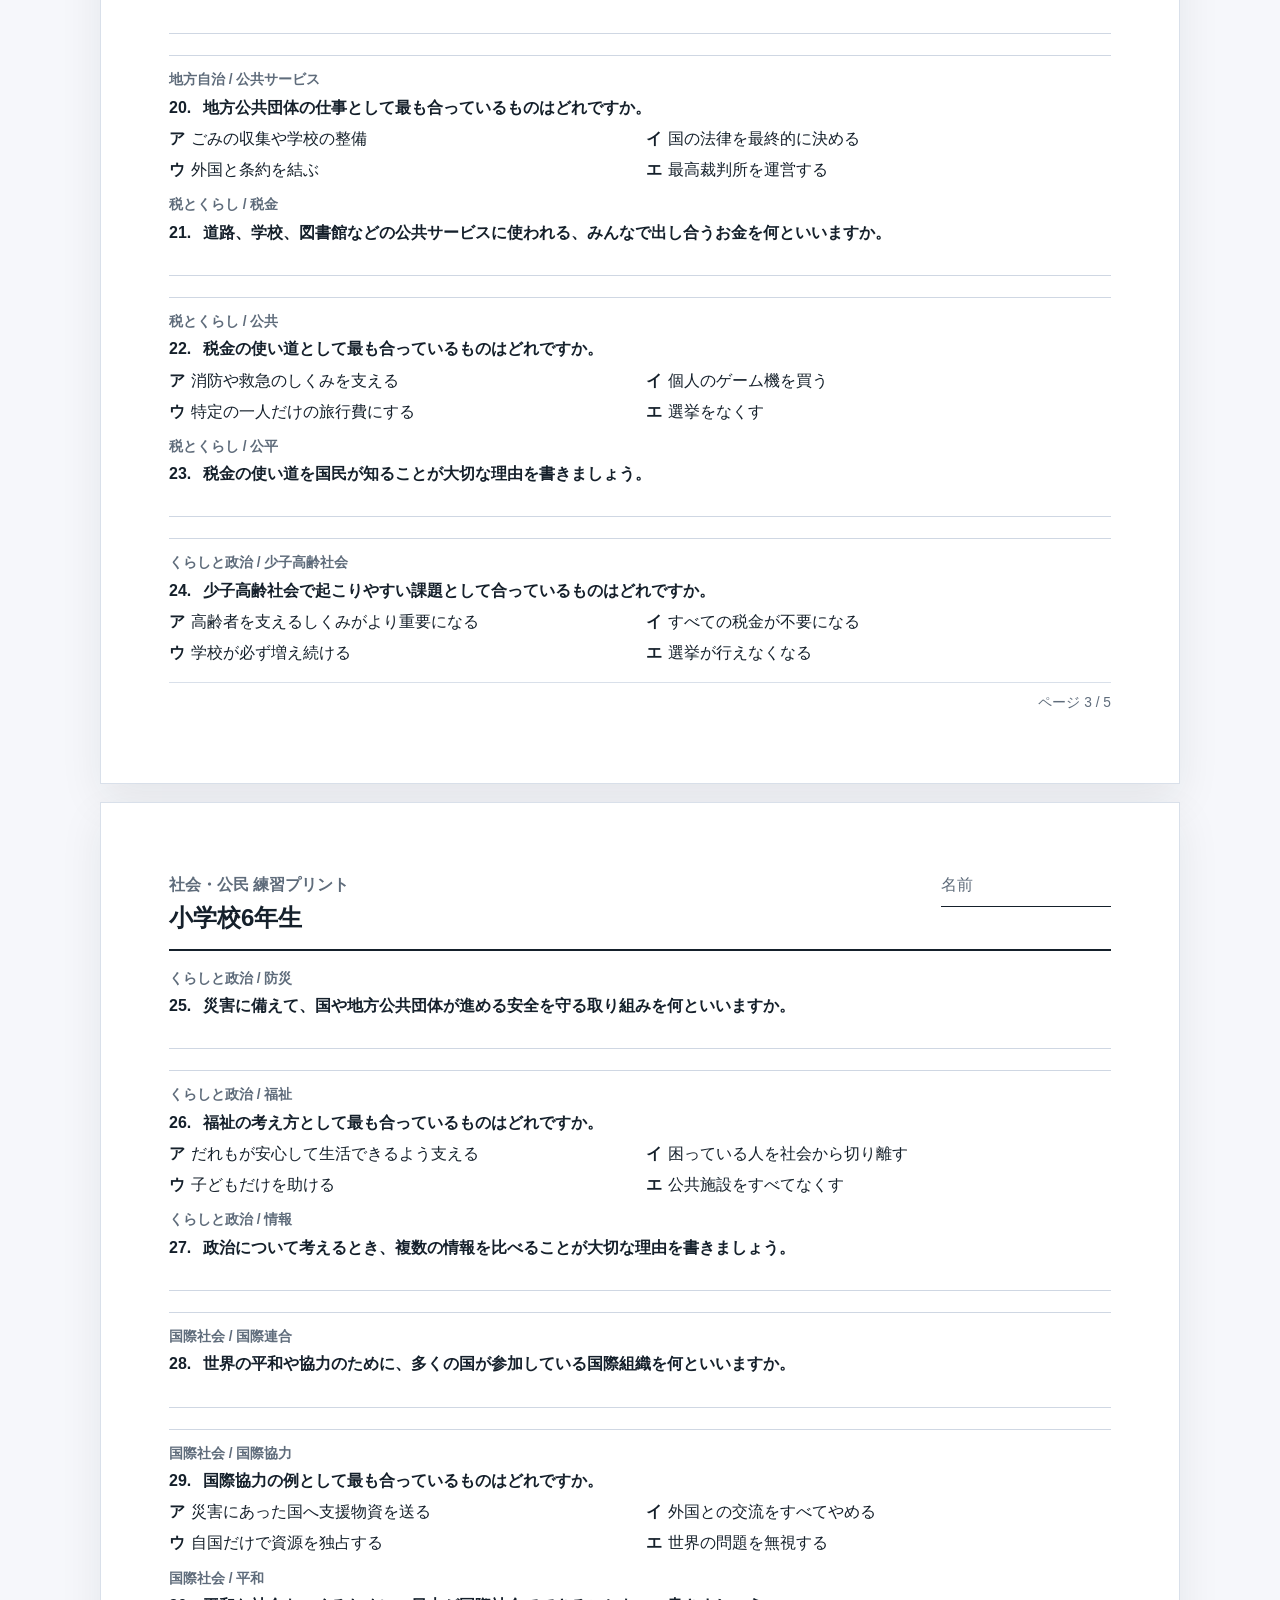
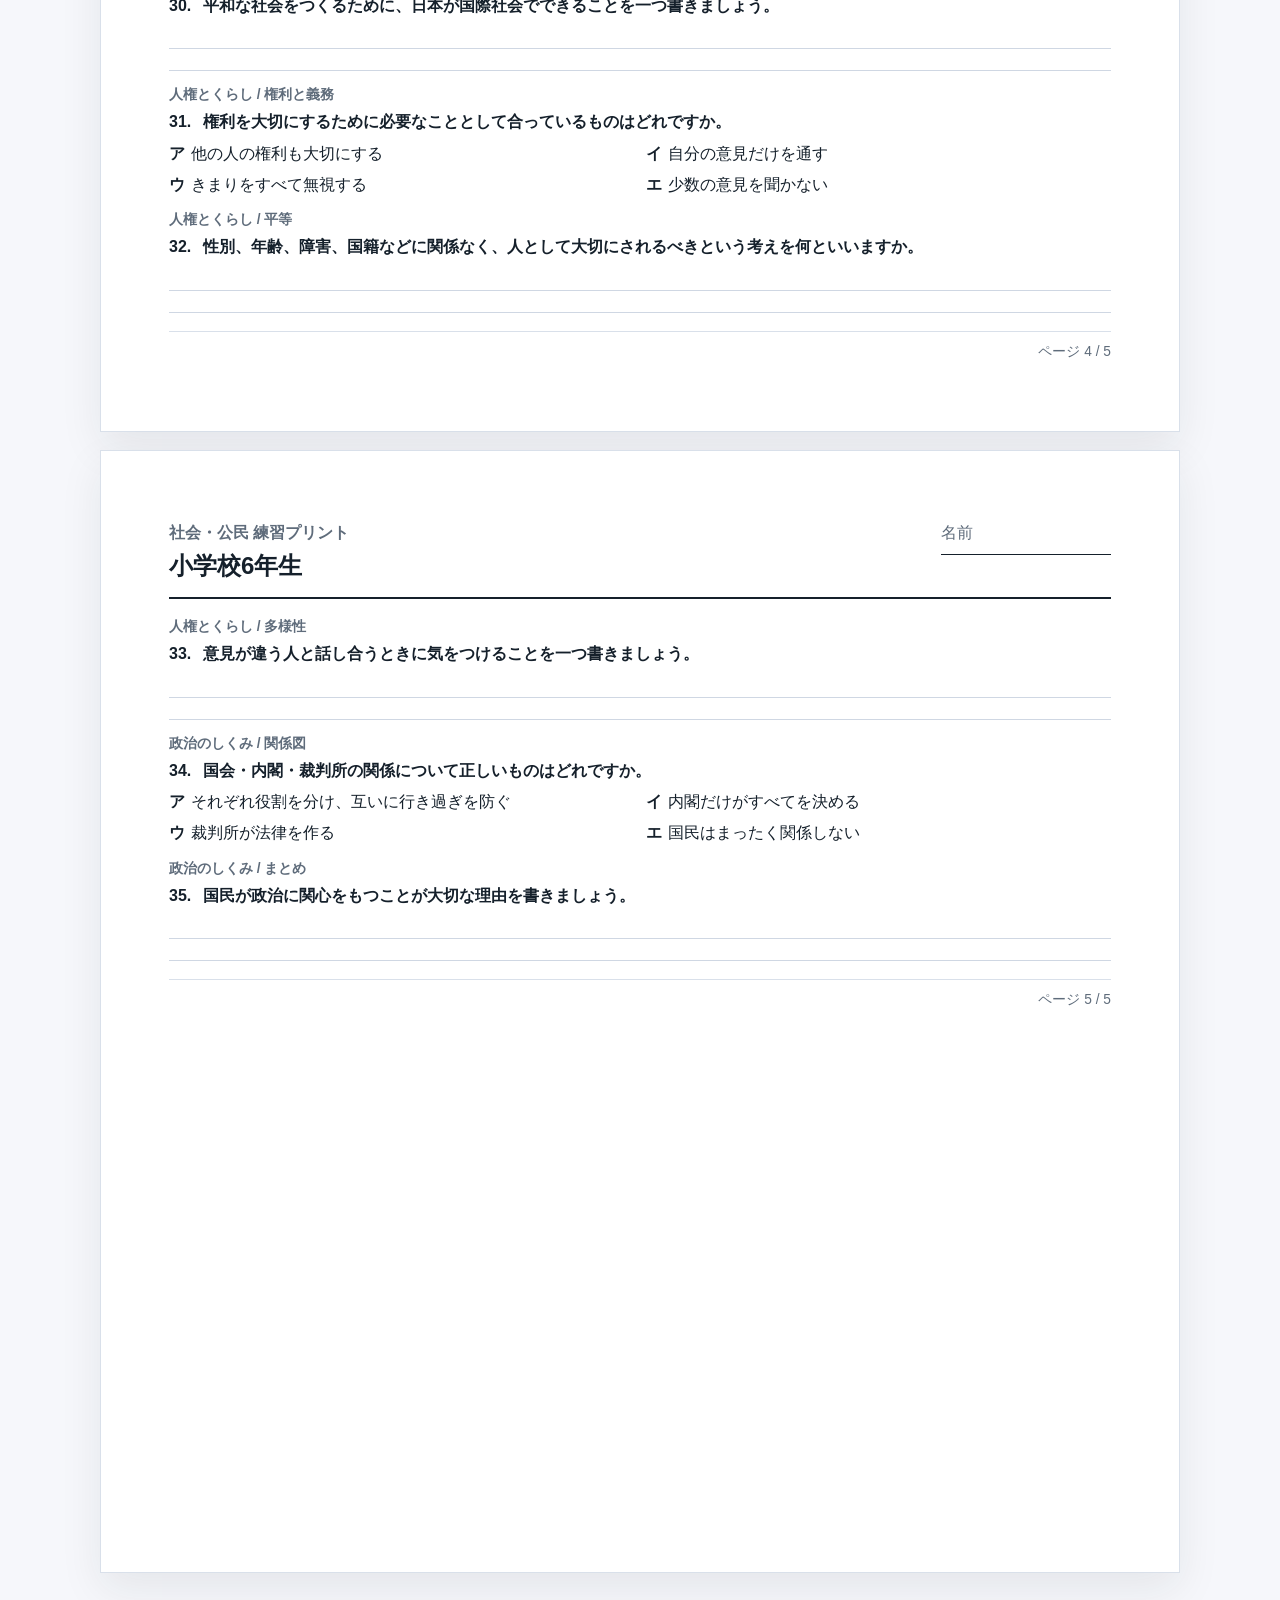
<file: print.html>
<!doctype html>
<html lang="ja">
  <head>
    <meta charset="utf-8">
    <meta name="viewport" content="width=device-width, initial-scale=1">
    <title>印刷用プリント | 小学校6年生 学習プリント</title>
    <link rel="stylesheet" href="styles.css">
  </head>
  <body>
    <header class="site-header no-print">
      <a class="brand" href="index.html" aria-label="小学校6年生 学習プリント">
        <span class="brand-mark" aria-hidden="true">6</span>
        <span>
          <span class="brand-title">小学校6年生 学習プリント</span>
          <span class="brand-subtitle">印刷用</span>
        </span>
      </a>
      <nav class="top-nav" aria-label="ページ">
        <a href="index.html">問題</a>
        <a href="print.html" aria-current="page">プリント</a>
        <a href="answers.html">模範回答</a>
      </nav>
    </header>

    <main class="print-shell">
      <section class="print-controls no-print" aria-label="印刷設定">
        <div>
          <p class="eyebrow">Print</p>
          <h1>印刷用プリント</h1>
        </div>
        <div class="print-control-grid">
          <label>
            <span class="field-label">教科</span>
            <select id="printSubject" class="select"></select>
          </label>
          <label>
            <span class="field-label">形式</span>
            <select id="printMode" class="select">
              <option value="questions">問題</option>
              <option value="answers">解答</option>
            </select>
          </label>
          <button type="button" class="control-button solid" id="printButton">印刷</button>
        </div>
      </section>

      <section id="printPages" class="print-pages" aria-label="印刷プレビュー"></section>
    </main>

    <script src="data-chunk-01.js"></script>
    <script src="data-chunk-02.js"></script>
    <script src="data-chunk-03.js"></script>
    <script src="data-chunk-04.js"></script>
    <script src="data-chunk-05.js"></script>
    <script src="data-chunk-06.js"></script>
    <script src="data-chunk-07.js"></script>
    <script src="data-chunk-08.js"></script>
    <script src="data-chunk-09.js"></script>
    <script src="data-chunk-10.js"></script>
    <script src="data-chunk-11.js"></script>
    <script src="data-chunk-12.js"></script>
    <script src="data-chunk-13.js"></script>
    <script src="data-chunk-14.js"></script>
    <script src="data-chunk-15.js"></script>
    <script src="data.js"></script>
    <script src="print.js"></script>
  </body>
</html>
</file>
<file: styles.css>
:root {
  --bg: #f6f7fb;
  --panel: #ffffff;
  --ink: #15202b;
  --muted: #5f6c7b;
  --line: #d9e0ea;
  --soft: #eef3f8;
  --active-color: #0f766e;
  --accent-2: #b45309;
  --accent-3: #4f46e5;
  --success: #167a45;
  --danger: #b42318;
  --shadow: 0 16px 40px rgba(22, 32, 43, 0.08);
  color-scheme: light;
}

* {
  box-sizing: border-box;
}

[hidden] {
  display: none !important;
}

html {
  min-width: 320px;
}

body {
  margin: 0;
  background: var(--bg);
  color: var(--ink);
  font-family: -apple-system, BlinkMacSystemFont, "Hiragino Sans", "Yu Gothic", "YuGothic", "Noto Sans JP", sans-serif;
  line-height: 1.7;
}

a {
  color: inherit;
}

button,
select,
textarea {
  font: inherit;
}

.site-header {
  position: sticky;
  top: 0;
  z-index: 20;
  display: flex;
  align-items: center;
  justify-content: space-between;
  gap: 16px;
  min-height: 72px;
  padding: 12px clamp(16px, 4vw, 42px);
  background: rgba(255, 255, 255, 0.94);
  border-bottom: 1px solid var(--line);
  backdrop-filter: blur(12px);
}

.brand {
  display: inline-flex;
  align-items: center;
  gap: 12px;
  min-width: 0;
  text-decoration: none;
}

.brand-mark {
  display: inline-grid;
  flex: 0 0 auto;
  place-items: center;
  width: 42px;
  height: 42px;
  background: #15202b;
  color: #fff;
  border-radius: 8px;
  font-weight: 800;
  font-size: 1.35rem;
}

.brand-title,
.brand-subtitle {
  display: block;
  white-space: nowrap;
}

.brand-title {
  font-weight: 800;
  letter-spacing: 0;
}

.brand-subtitle {
  color: var(--muted);
  font-size: 0.83rem;
}

.top-nav {
  display: flex;
  gap: 6px;
  align-items: center;
}

.top-nav a {
  min-width: 76px;
  min-height: 38px;
  padding: 7px 12px;
  border-radius: 8px;
  color: var(--muted);
  text-align: center;
  text-decoration: none;
  font-weight: 700;
}

.top-nav a[aria-current="page"],
.top-nav a:hover {
  background: var(--soft);
  color: var(--ink);
}

.layout {
  display: grid;
  grid-template-columns: minmax(260px, 320px) minmax(0, 1fr);
  gap: 22px;
  width: min(1220px, calc(100% - 32px));
  margin: 24px auto 56px;
}

.sidebar {
  align-self: start;
  display: grid;
  gap: 14px;
}

.sidebar-block,
.question-panel,
.learning-map,
.page-heading,
.filter-bar,
.answer-section,
.print-controls {
  background: var(--panel);
  border: 1px solid var(--line);
  border-radius: 8px;
  box-shadow: var(--shadow);
}

.sidebar-block {
  padding: 18px;
}

.sidebar h1,
.sidebar h2,
.study-toolbar h2,
.learning-map h2,
.page-heading h1,
.print-controls h1 {
  margin: 0;
  line-height: 1.25;
  letter-spacing: 0;
}

.sidebar h1 {
  font-size: 1.35rem;
}

.sidebar h2 {
  font-size: 1rem;
}

.sidebar p,
.page-heading p,
.map-heading p {
  margin: 8px 0 0;
  color: var(--muted);
}

.subject-tabs {
  display: grid;
  gap: 8px;
  margin-top: 12px;
}

.subject-tab {
  display: flex;
  align-items: center;
  justify-content: space-between;
  gap: 10px;
  min-height: 48px;
  padding: 10px 12px;
  border: 1px solid var(--line);
  border-left: 5px solid var(--subject-color);
  border-radius: 8px;
  background: #fff;
  color: var(--ink);
  cursor: pointer;
  text-align: left;
}

.subject-tab[data-active="true"] {
  background: color-mix(in srgb, var(--subject-color) 12%, #fff);
  border-color: color-mix(in srgb, var(--subject-color) 44%, var(--line));
}

.subject-tab span {
  font-weight: 800;
}

.subject-tab small {
  color: var(--muted);
  font-weight: 700;
}

.field-label {
  display: block;
  margin-bottom: 6px;
  color: var(--muted);
  font-size: 0.86rem;
  font-weight: 800;
}

.select {
  width: 100%;
  min-height: 44px;
  padding: 8px 12px;
  border: 1px solid var(--line);
  border-radius: 8px;
  background: #fff;
  color: var(--ink);
}

.stat-grid {
  display: grid;
  grid-template-columns: repeat(3, 1fr);
  gap: 8px;
}

.stat-grid div {
  min-width: 0;
  padding: 10px 8px;
  border-radius: 8px;
  background: var(--soft);
  text-align: center;
}

.stat-grid strong,
.stat-grid span {
  display: block;
}

.stat-grid strong {
  font-size: 1.3rem;
  line-height: 1.2;
}

.stat-grid span {
  color: var(--muted);
  font-size: 0.78rem;
  font-weight: 700;
}

.study-area {
  display: grid;
  gap: 18px;
  min-width: 0;
}

.study-toolbar {
  display: flex;
  align-items: flex-end;
  justify-content: space-between;
  gap: 18px;
  min-width: 0;
}

.eyebrow {
  margin: 0 0 4px;
  color: var(--active-color);
  font-weight: 900;
  letter-spacing: 0;
  text-transform: uppercase;
}

.toolbar-actions {
  display: flex;
  gap: 8px;
  flex-wrap: wrap;
  justify-content: flex-end;
}

.icon-link,
.control-button {
  display: inline-flex;
  align-items: center;
  justify-content: center;
  min-height: 42px;
  padding: 9px 14px;
  border-radius: 8px;
  border: 1px solid var(--line);
  background: #fff;
  color: var(--ink);
  text-decoration: none;
  font-weight: 800;
  cursor: pointer;
}

.icon-link:hover,
.control-button:hover {
  border-color: var(--active-color);
}

.question-panel {
  display: grid;
  gap: 18px;
  padding: clamp(18px, 4vw, 32px);
}

.question-topline {
  display: flex;
  align-items: center;
  justify-content: space-between;
  gap: 12px;
}

.pill {
  display: inline-flex;
  align-items: center;
  min-height: 32px;
  max-width: 100%;
  padding: 5px 10px;
  border-radius: 8px;
  background: color-mix(in srgb, var(--active-color) 13%, #fff);
  color: color-mix(in srgb, var(--active-color) 78%, #111);
  font-weight: 800;
}

.progress {
  color: var(--muted);
  font-weight: 800;
  white-space: nowrap;
}

.question-text {
  margin: 0;
  font-size: 1.38rem;
  font-weight: 800;
  line-height: 1.65;
  overflow-wrap: anywhere;
}

.choice-list {
  display: grid;
  grid-template-columns: repeat(2, minmax(0, 1fr));
  gap: 10px;
}

.choice-button {
  min-height: 56px;
  padding: 12px 14px;
  border: 1px solid var(--line);
  border-radius: 8px;
  background: #fff;
  color: var(--ink);
  text-align: left;
  cursor: pointer;
}

.choice-button[data-selected="true"] {
  border-color: var(--active-color);
  box-shadow: inset 0 0 0 2px color-mix(in srgb, var(--active-color) 24%, transparent);
}

.choice-button[data-result="correct"] {
  border-color: var(--success);
  background: #ecfdf3;
}

.choice-button[data-result="wrong"] {
  border-color: var(--danger);
  background: #fff1f0;
}

.write-box {
  display: grid;
  gap: 8px;
}

.write-box label {
  color: var(--muted);
  font-weight: 800;
}

.write-box textarea {
  width: 100%;
  resize: vertical;
  min-height: 118px;
  padding: 12px;
  border: 1px solid var(--line);
  border-radius: 8px;
}

.answer-box {
  padding: 16px;
  border-left: 5px solid var(--active-color);
  border-radius: 8px;
  background: var(--soft);
}

.answer-label {
  margin: 0 0 4px;
  color: var(--active-color);
  font-weight: 900;
}

.answer-text,
.answer-question {
  margin: 0;
  font-weight: 800;
}

.explanation,
.print-explanation {
  margin: 6px 0 0;
  color: var(--muted);
}

.question-controls {
  display: grid;
  grid-template-columns: repeat(4, minmax(0, 1fr));
  gap: 10px;
}

.control-button.primary {
  border-color: var(--active-color);
  background: var(--active-color);
  color: #fff;
}

.control-button.solid {
  border-color: #15202b;
  background: #15202b;
  color: #fff;
}

.control-button.ghost {
  background: #fff;
}

.as-link {
  text-decoration: none;
}

.learning-map {
  padding: 22px;
}

.map-heading {
  display: flex;
  align-items: flex-end;
  justify-content: space-between;
  gap: 16px;
  margin-bottom: 14px;
}

.map-heading p {
  max-width: 58ch;
}

.map-grid {
  display: grid;
  grid-template-columns: repeat(3, minmax(0, 1fr));
  gap: 10px;
}

.map-item {
  display: grid;
  gap: 4px;
  min-height: 116px;
  padding: 14px;
  border: 1px solid var(--line);
  border-radius: 8px;
  background: #fff;
  text-align: left;
  cursor: pointer;
}

.map-item[data-active="true"] {
  border-color: var(--active-color);
  background: color-mix(in srgb, var(--active-color) 10%, #fff);
}

.map-unit {
  font-weight: 900;
}

.map-count {
  color: var(--active-color);
  font-weight: 900;
}

.map-tags {
  color: var(--muted);
  font-size: 0.86rem;
}

.page-shell,
.print-shell {
  width: min(1080px, calc(100% - 32px));
  margin: 24px auto 56px;
}

.page-heading {
  padding: 24px;
}

.filter-bar {
  display: flex;
  align-items: end;
  gap: 12px;
  margin: 16px 0;
  padding: 16px;
}

.filter-bar .select {
  max-width: 320px;
}

.answer-list {
  display: grid;
  gap: 16px;
}

.answer-section {
  padding: 20px;
}

.answer-section h2 {
  margin: 0 0 12px;
}

.answer-row {
  display: grid;
  grid-template-columns: 42px minmax(0, 1fr);
  gap: 12px;
  padding: 14px 0;
  border-top: 1px solid var(--line);
}

.answer-number {
  display: grid;
  place-items: center;
  width: 34px;
  height: 34px;
  border-radius: 8px;
  background: var(--soft);
  font-weight: 900;
}

.print-controls {
  display: flex;
  align-items: end;
  justify-content: space-between;
  gap: 18px;
  margin-bottom: 18px;
  padding: 20px;
}

.print-control-grid {
  display: grid;
  grid-template-columns: minmax(170px, 220px) minmax(140px, 170px) auto;
  align-items: end;
  gap: 12px;
}

.print-pages {
  display: grid;
  gap: 18px;
}

.print-sheet {
  min-height: 297mm;
  padding: 18mm;
  background: #fff;
  border: 1px solid var(--line);
  box-shadow: var(--shadow);
}

.print-sheet-header {
  display: flex;
  align-items: start;
  justify-content: space-between;
  gap: 16px;
  padding-bottom: 10px;
  border-bottom: 2px solid #15202b;
}

.print-sheet-header p,
.print-sheet-header h2 {
  margin: 0;
}

.print-sheet-header p {
  color: var(--muted);
  font-weight: 800;
}

.print-name {
  min-width: 170px;
  padding-bottom: 8px;
  border-bottom: 1px solid #15202b;
  color: var(--muted);
}

.print-list {
  display: grid;
  gap: 10px;
  margin: 16px 0 0;
  padding: 0;
  list-style: none;
  counter-reset: print-question;
}

.print-item {
  break-inside: avoid;
}

.print-meta {
  margin: 0 0 2px;
  color: var(--muted);
  font-size: 0.86rem;
  font-weight: 800;
}

.print-question {
  margin: 0;
  font-weight: 800;
}

.print-question span {
  display: inline-block;
  min-width: 2.1em;
}

.print-choices {
  display: grid;
  grid-template-columns: repeat(2, minmax(0, 1fr));
  gap: 4px 12px;
  margin: 4px 0 0;
  padding: 0;
  list-style: none;
}

.print-choices li {
  display: flex;
  gap: 6px;
}

.print-choices span {
  font-weight: 900;
}

.answer-lines {
  height: 46px;
  margin-top: 8px;
  background:
    linear-gradient(#fff 13px, transparent 13px),
    repeating-linear-gradient(to bottom, transparent 0 21px, #cfd7e3 21px 22px);
}

.print-answer {
  margin: 4px 0 0;
}

.print-footer {
  margin-top: 16px;
  padding-top: 8px;
  border-top: 1px solid var(--line);
  color: var(--muted);
  text-align: right;
  font-size: 0.86rem;
}

@media (max-width: 900px) {
  .layout {
    grid-template-columns: 1fr;
  }

  .sidebar {
    grid-template-columns: repeat(2, minmax(0, 1fr));
  }

  .sidebar-block:first-child,
  .stat-grid {
    grid-column: 1 / -1;
  }

  .map-grid {
    grid-template-columns: repeat(2, minmax(0, 1fr));
  }
}

@media (max-width: 680px) {
  .site-header {
    position: static;
    align-items: stretch;
    flex-direction: column;
  }

  .brand-title,
  .brand-subtitle {
    white-space: normal;
  }

  .top-nav {
    display: grid;
    grid-template-columns: repeat(3, 1fr);
  }

  .top-nav a {
    min-width: 0;
  }

  .sidebar,
  .choice-list,
  .question-controls,
  .map-grid,
  .filter-bar,
  .print-controls,
  .print-control-grid {
    grid-template-columns: 1fr;
  }

  .study-toolbar,
  .map-heading,
  .print-controls {
    align-items: stretch;
    flex-direction: column;
  }

  .toolbar-actions {
    justify-content: stretch;
  }

  .toolbar-actions a,
  .question-controls button,
  .filter-bar .select,
  .filter-bar .control-button {
    width: 100%;
  }

  .question-text {
    font-size: 1.14rem;
  }

  .stat-grid {
    grid-template-columns: repeat(3, 1fr);
  }

  .print-sheet {
    min-height: auto;
    padding: 18px;
  }
}

@page {
  size: A4;
  margin: 12mm;
}

@media print {
  body {
    background: #fff;
  }

  .no-print,
  .site-header,
  .print-controls {
    display: none !important;
  }

  .print-shell {
    width: auto;
    margin: 0;
  }

  .print-pages {
    display: block;
  }

  .print-sheet {
    min-height: auto;
    padding: 0;
    border: 0;
    box-shadow: none;
    page-break-after: always;
  }

  .print-sheet:last-child {
    page-break-after: auto;
  }
}
</file>
